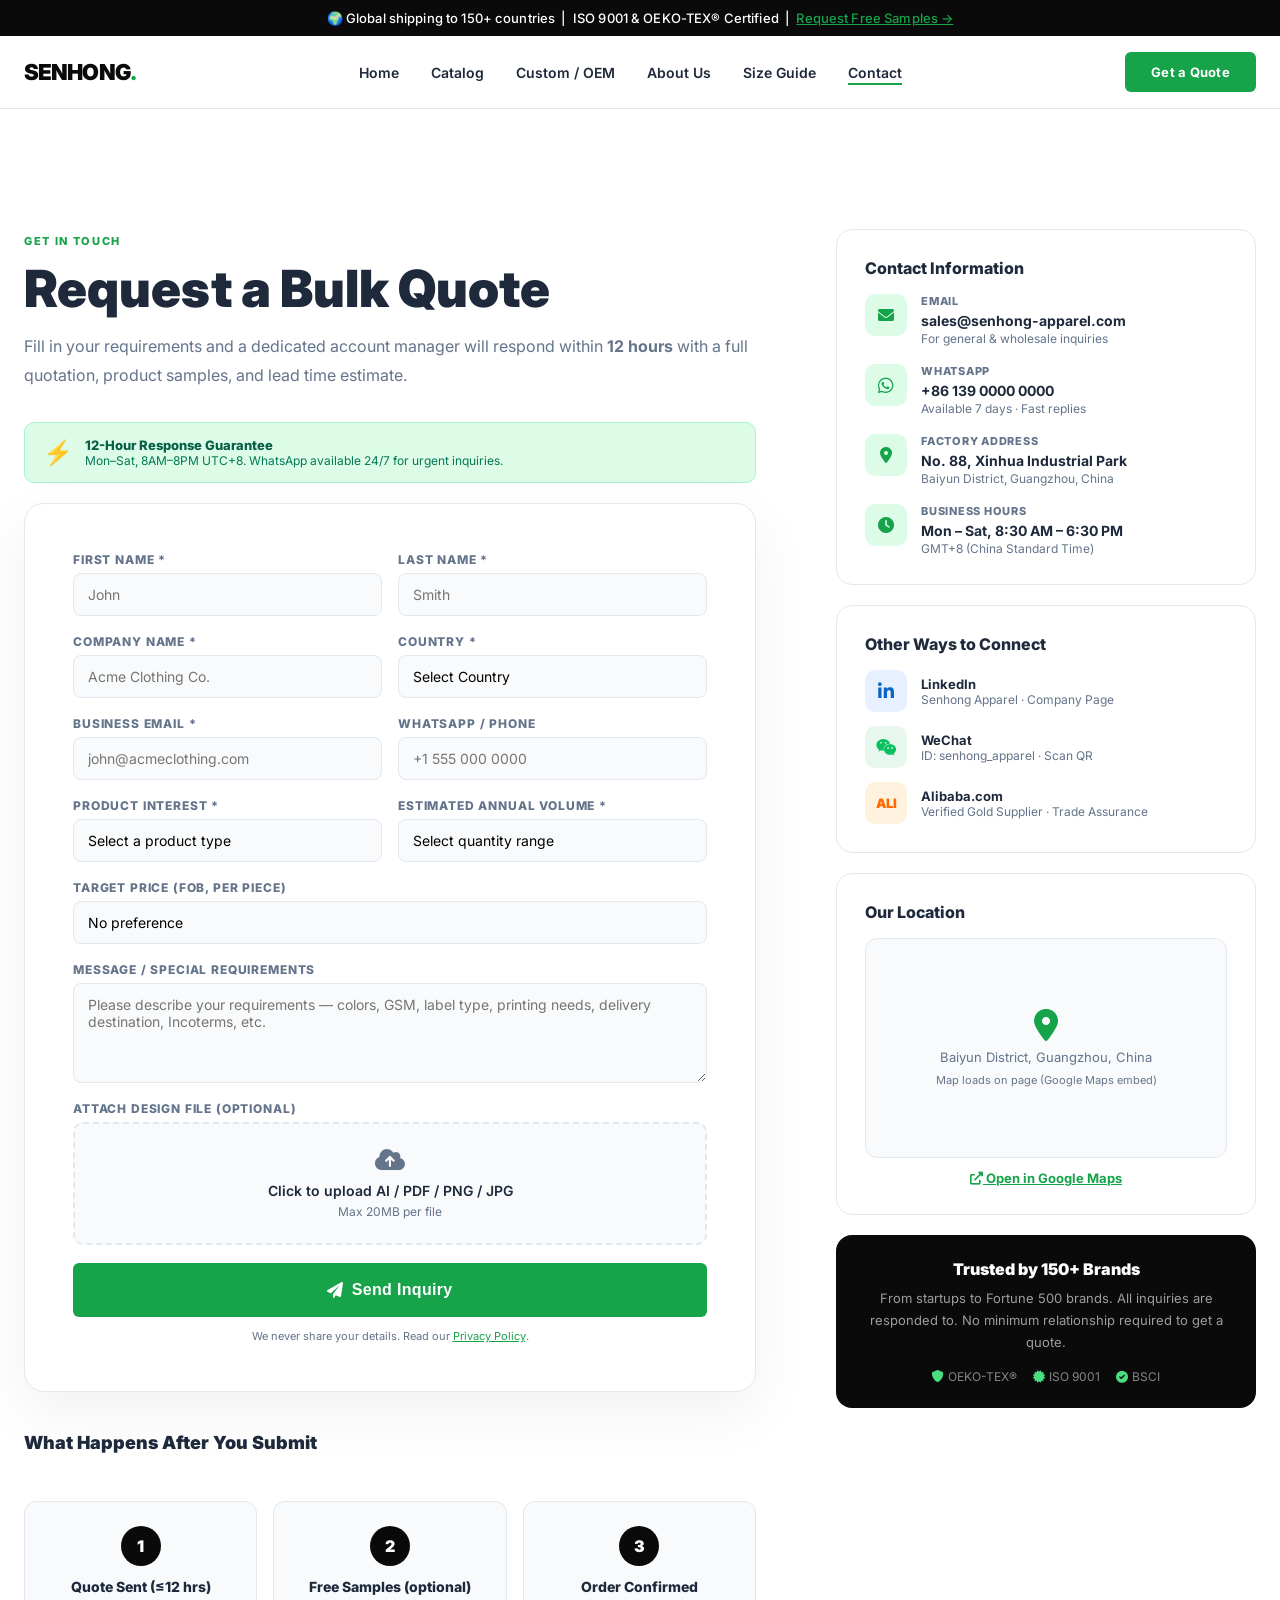
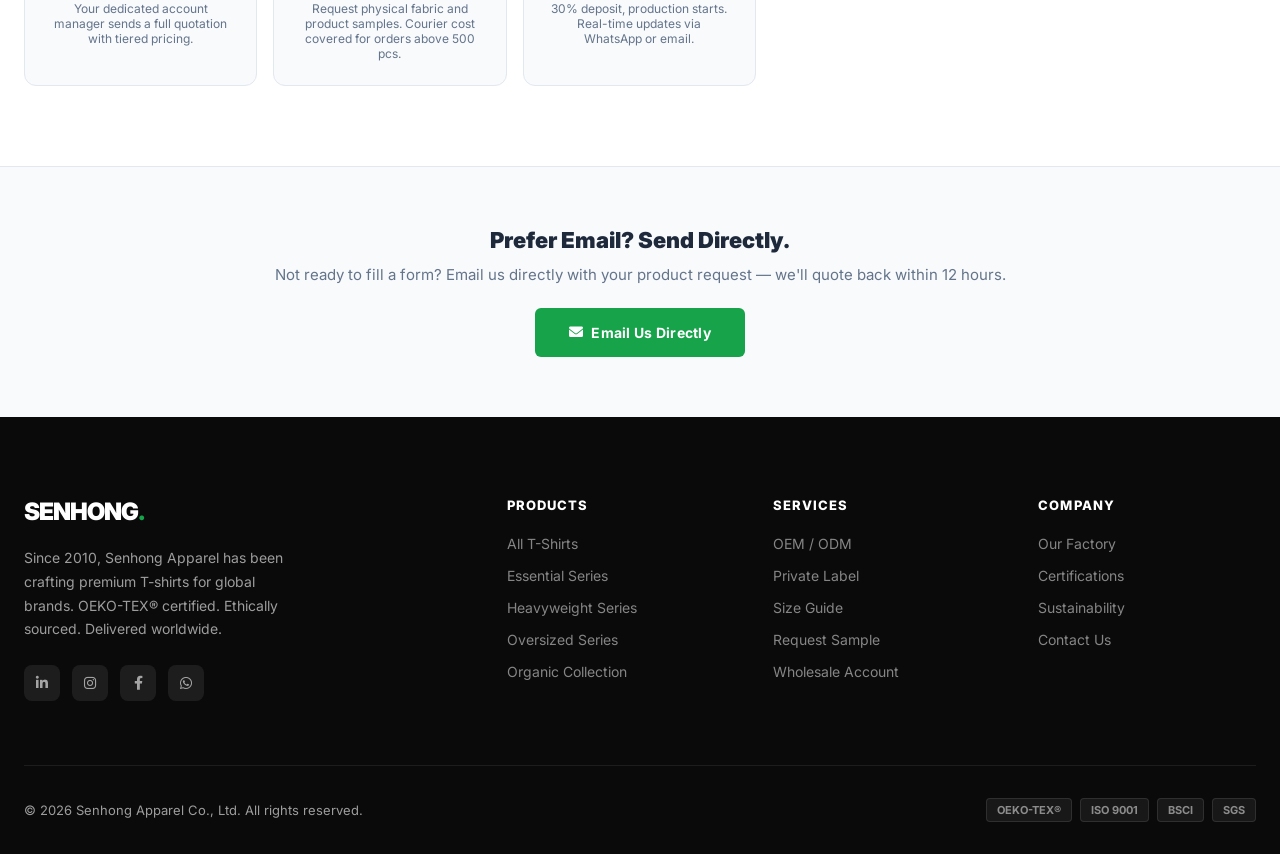
<file: contact.html>
<!DOCTYPE html>
<html lang="en">
<head>
  <meta charset="UTF-8">
  <meta name="viewport" content="width=device-width, initial-scale=1.0">
  <title>Contact & Inquiry | Senhong Apparel</title>
  <link rel="stylesheet" href="assets/css/style.css">
  <link rel="stylesheet" href="https://cdnjs.cloudflare.com/ajax/libs/font-awesome/6.0.0/css/all.min.css">
  <style>
    .contact-layout { display: grid; grid-template-columns: 1fr 420px; gap: 80px; padding: 120px 0 80px; }
    @media(max-width:960px){ .contact-layout { grid-template-columns: 1fr; gap: 48px; padding: 100px 0 60px; } }
    .contact-form-card { background: #fff; border: 1px solid var(--border); border-radius: 20px; padding: 48px; box-shadow: 0 20px 60px rgba(0,0,0,.06); }
    .form-row { display: grid; grid-template-columns: 1fr 1fr; gap: 16px; }
    @media(max-width:600px){ .form-row { grid-template-columns: 1fr; } }
    .form-group { display: flex; flex-direction: column; gap: 6px; margin-bottom: 18px; }
    .form-label { font-size: 12px; font-weight: 800; text-transform: uppercase; letter-spacing: .07em; color: var(--muted); }
    .form-control { border: 1.5px solid var(--border); border-radius: 8px; padding: 12px 14px; font-size: 14px; font-family: inherit; outline: none; transition: border-color .2s; background: var(--bg-light); }
    .form-control:focus { border-color: var(--primary); background: #fff; }
    select.form-control { appearance: none; cursor: pointer; }
    textarea.form-control { resize: vertical; min-height: 100px; }
    .upload-area { border: 2px dashed var(--border); border-radius: 10px; padding: 24px; text-align: center; cursor: pointer; transition: border-color .2s; background: var(--bg-light); }
    .upload-area:hover { border-color: var(--primary); }
    .guarantee-badge { display: flex; gap: 12px; align-items: center; background: var(--primary-light); border: 1px solid #a7f3d0; border-radius: 10px; padding: 14px 18px; margin-bottom: 20px; }
    .contact-info-card { border: 1px solid var(--border); border-radius: 16px; padding: 28px; margin-bottom: 20px; }
    .contact-info-card h4 { font-size: 16px; font-weight: 800; margin-bottom: 16px; }
    .contact-row { display: flex; gap: 14px; align-items: flex-start; margin-bottom: 18px; }
    .contact-row:last-child { margin-bottom: 0; }
    .contact-icon { width: 42px; height: 42px; border-radius: 10px; background: var(--primary-light); display: flex; align-items: center; justify-content: center; color: var(--primary); font-size: 16px; flex-shrink: 0; }
    .contact-label { font-size: 11px; font-weight: 800; text-transform: uppercase; letter-spacing: .07em; color: var(--muted); margin-bottom: 4px; }
    .contact-value { font-size: 14px; font-weight: 700; }
    .contact-sub { font-size: 12px; color: var(--muted); margin-top: 2px; }
    .map-placeholder { width: 100%; height: 220px; border-radius: 12px; background: var(--bg-light); border: 1px solid var(--border); display: flex; align-items: center; justify-content: center; flex-direction: column; gap: 8px; color: var(--muted); font-size: 13px; overflow: hidden; }
    .map-placeholder iframe { width: 100%; height: 100%; border: none; border-radius: 12px; }
    .response-steps { display: grid; grid-template-columns: repeat(3,1fr); gap: 16px; margin-top: 48px; }
    @media(max-width:600px){ .response-steps { grid-template-columns: 1fr; } }
    .response-step { text-align: center; padding: 24px; background: var(--bg-light); border-radius: 12px; border: 1px solid var(--border); }
    .step-num { width: 40px; height: 40px; border-radius: 50%; background: var(--dark); color: #fff; font-size: 16px; font-weight: 900; display: flex; align-items: center; justify-content: center; margin: 0 auto 12px; }
    .success-msg { display: none; background: var(--primary-light); border: 1px solid #a7f3d0; border-radius: 10px; padding: 20px; text-align: center; margin-top: 16px; }
  </style>
</head>
<body>
<div id="nav-placeholder"></div>

<div class="container">
  <div class="contact-layout">

    <!-- Left: Inquiry Form -->
    <div class="reveal">
      <div class="label">Get In Touch</div>
      <h1 style="font-size:clamp(30px,4vw,52px);font-weight:900;line-height:1.1;margin-bottom:16px;">Request a Bulk Quote</h1>
      <p style="color:var(--muted);font-size:16px;line-height:1.8;margin-bottom:32px;">Fill in your requirements and a dedicated account manager will respond within <strong>12 hours</strong> with a full quotation, product samples, and lead time estimate.</p>

      <div class="guarantee-badge">
        <span style="font-size:24px;">⚡</span>
        <div>
          <div style="font-size:13px;font-weight:800;color:#065f46;">12-Hour Response Guarantee</div>
          <div style="font-size:12px;color:#047857;">Mon–Sat, 8AM–8PM UTC+8. WhatsApp available 24/7 for urgent inquiries.</div>
        </div>
      </div>

      <div class="contact-form-card">
        <form id="inquiryForm" onsubmit="handleSubmit(event)">
          <div class="form-row">
            <div class="form-group">
              <label class="form-label">First Name *</label>
              <input type="text" class="form-control" placeholder="John" required>
            </div>
            <div class="form-group">
              <label class="form-label">Last Name *</label>
              <input type="text" class="form-control" placeholder="Smith" required>
            </div>
          </div>
          <div class="form-row">
            <div class="form-group">
              <label class="form-label">Company Name *</label>
              <input type="text" class="form-control" placeholder="Acme Clothing Co." required>
            </div>
            <div class="form-group">
              <label class="form-label">Country *</label>
              <select class="form-control" required>
                <option value="">Select Country</option>
                <option>United States</option>
                <option>United Kingdom</option>
                <option>Canada</option>
                <option>Australia</option>
                <option>Germany</option>
                <option>France</option>
                <option>Netherlands</option>
                <option>Spain</option>
                <option>Italy</option>
                <option>Sweden</option>
                <option>Brazil</option>
                <option>UAE</option>
                <option>Other</option>
              </select>
            </div>
          </div>
          <div class="form-row">
            <div class="form-group">
              <label class="form-label">Business Email *</label>
              <input type="email" class="form-control" placeholder="john@acmeclothing.com" required>
            </div>
            <div class="form-group">
              <label class="form-label">WhatsApp / Phone</label>
              <input type="tel" class="form-control" placeholder="+1 555 000 0000">
            </div>
          </div>
          <div class="form-row">
            <div class="form-group">
              <label class="form-label">Product Interest *</label>
              <select class="form-control" required>
                <option value="">Select a product type</option>
                <option>SH-101 Essential Crew Tee</option>
                <option>SH-204 Heavyweight Box Tee</option>
                <option>SH-305 Oversized Drop Shoulder</option>
                <option>Organic Cotton Line</option>
                <option>OEM / Custom Development</option>
                <option>Multiple Products / Full Catalog</option>
              </select>
            </div>
            <div class="form-group">
              <label class="form-label">Estimated Annual Volume *</label>
              <select class="form-control" required>
                <option value="">Select quantity range</option>
                <option>Under 1,000 pcs</option>
                <option>1,000 – 5,000 pcs</option>
                <option>5,000 – 20,000 pcs</option>
                <option>20,000 – 100,000 pcs</option>
                <option>100,000+ pcs</option>
              </select>
            </div>
          </div>
          <div class="form-group">
            <label class="form-label">Target Price (FOB, per piece)</label>
            <select class="form-control">
              <option value="">No preference</option>
              <option>Under $3.00</option>
              <option>$3.00 – $5.00</option>
              <option>$5.00 – $8.00</option>
              <option>$8.00+</option>
            </select>
          </div>
          <div class="form-group">
            <label class="form-label">Message / Special Requirements</label>
            <textarea class="form-control" placeholder="Please describe your requirements — colors, GSM, label type, printing needs, delivery destination, Incoterms, etc."></textarea>
          </div>
          <div class="form-group">
            <label class="form-label">Attach Design File (Optional)</label>
            <div class="upload-area" onclick="document.getElementById('fileInput').click()">
              <i class="fas fa-cloud-upload-alt" style="font-size:24px;color:var(--muted);margin-bottom:8px;display:block;"></i>
              <span style="font-size:14px;font-weight:600;">Click to upload AI / PDF / PNG / JPG</span>
              <span style="font-size:12px;color:var(--muted);display:block;margin-top:4px;">Max 20MB per file</span>
            </div>
            <input type="file" id="fileInput" accept=".ai,.pdf,.png,.jpg,.jpeg" style="display:none;" multiple>
          </div>
          <button type="submit" class="btn btn-primary" style="width:100%;justify-content:center;font-size:16px;padding:16px;">
            <i class="fas fa-paper-plane"></i> Send Inquiry
          </button>
          <p style="font-size:11px;color:var(--muted);text-align:center;margin-top:12px;">We never share your details. Read our <a href="#" style="color:var(--primary);">Privacy Policy</a>.</p>
        </form>
        <div class="success-msg" id="successMsg">
          <div style="font-size:28px;margin-bottom:8px;">✅</div>
          <h4 style="font-weight:800;margin-bottom:6px;">Inquiry Received!</h4>
          <p style="font-size:14px;color:var(--muted);">Our team will respond within 12 hours with pricing and samples. Check your email (including spam folder).</p>
        </div>
      </div>

      <!-- What Happens Next -->
      <h3 style="font-size:18px;font-weight:900;margin:40px 0 16px;">What Happens After You Submit</h3>
      <div class="response-steps">
        <div class="response-step">
          <div class="step-num">1</div>
          <h4 style="font-weight:800;font-size:14px;margin-bottom:6px;">Quote Sent (≤12 hrs)</h4>
          <p style="font-size:12px;color:var(--muted);">Your dedicated account manager sends a full quotation with tiered pricing.</p>
        </div>
        <div class="response-step">
          <div class="step-num">2</div>
          <h4 style="font-weight:800;font-size:14px;margin-bottom:6px;">Free Samples (optional)</h4>
          <p style="font-size:12px;color:var(--muted);">Request physical fabric and product samples. Courier cost covered for orders above 500 pcs.</p>
        </div>
        <div class="response-step">
          <div class="step-num">3</div>
          <h4 style="font-weight:800;font-size:14px;margin-bottom:6px;">Order Confirmed</h4>
          <p style="font-size:12px;color:var(--muted);">30% deposit, production starts. Real-time updates via WhatsApp or email.</p>
        </div>
      </div>
    </div>

    <!-- Right: Contact Info -->
    <aside class="reveal reveal-delay-1">
      <div class="contact-info-card">
        <h4>Contact Information</h4>
        <div class="contact-row">
          <div class="contact-icon"><i class="fas fa-envelope"></i></div>
          <div>
            <div class="contact-label">Email</div>
            <div class="contact-value">sales@senhong-apparel.com</div>
            <div class="contact-sub">For general & wholesale inquiries</div>
          </div>
        </div>
        <div class="contact-row">
          <div class="contact-icon"><i class="fab fa-whatsapp" style="font-size:18px;"></i></div>
          <div>
            <div class="contact-label">WhatsApp</div>
            <div class="contact-value">+86 139 0000 0000</div>
            <div class="contact-sub">Available 7 days · Fast replies</div>
          </div>
        </div>
        <div class="contact-row">
          <div class="contact-icon"><i class="fas fa-map-marker-alt"></i></div>
          <div>
            <div class="contact-label">Factory Address</div>
            <div class="contact-value">No. 88, Xinhua Industrial Park</div>
            <div class="contact-sub">Baiyun District, Guangzhou, China</div>
          </div>
        </div>
        <div class="contact-row">
          <div class="contact-icon"><i class="fas fa-clock"></i></div>
          <div>
            <div class="contact-label">Business Hours</div>
            <div class="contact-value">Mon – Sat, 8:30 AM – 6:30 PM</div>
            <div class="contact-sub">GMT+8 (China Standard Time)</div>
          </div>
        </div>
      </div>

      <!-- LinkedIn / WeChat -->
      <div class="contact-info-card">
        <h4>Other Ways to Connect</h4>
        <div style="display:flex;flex-direction:column;gap:14px;">
          <a href="#" style="display:flex;gap:14px;align-items:center;text-decoration:none;color:var(--text);">
            <div class="contact-icon" style="background:#e7f0ff;color:#0a66c2;"><i class="fab fa-linkedin-in" style="font-size:18px;"></i></div>
            <div>
              <div style="font-size:13px;font-weight:700;">LinkedIn</div>
              <div style="font-size:12px;color:var(--muted);">Senhong Apparel · Company Page</div>
            </div>
          </a>
          <div style="display:flex;gap:14px;align-items:center;">
            <div class="contact-icon" style="background:#e7f7ed;color:#07c160;"><i class="fab fa-weixin" style="font-size:18px;"></i></div>
            <div>
              <div style="font-size:13px;font-weight:700;">WeChat</div>
              <div style="font-size:12px;color:var(--muted);">ID: senhong_apparel · Scan QR</div>
            </div>
          </div>
          <a href="https://alibaba.com" target="_blank" style="display:flex;gap:14px;align-items:center;text-decoration:none;color:var(--text);">
            <div class="contact-icon" style="background:#fff3e0;color:#ff6900;font-weight:900;font-size:13px;">ALI</div>
            <div>
              <div style="font-size:13px;font-weight:700;">Alibaba.com</div>
              <div style="font-size:12px;color:var(--muted);">Verified Gold Supplier · Trade Assurance</div>
            </div>
          </a>
        </div>
      </div>

      <!-- Map -->
      <div class="contact-info-card">
        <h4>Our Location</h4>
        <div class="map-placeholder">
          <i class="fas fa-map-marker-alt" style="font-size:32px;color:var(--primary);"></i>
          <span>Baiyun District, Guangzhou, China</span>
          <span style="font-size:11px;">Map loads on page (Google Maps embed)</span>
        </div>
        <a href="https://maps.google.com" target="_blank" style="display:block;text-align:center;font-size:13px;font-weight:700;color:var(--primary);margin-top:12px;"><i class="fas fa-external-link-alt"></i> Open in Google Maps</a>
      </div>

      <!-- Trust -->
      <div style="background:var(--dark);border-radius:16px;padding:24px;text-align:center;">
        <h4 style="color:#fff;font-weight:900;margin-bottom:8px;">Trusted by 150+ Brands</h4>
        <p style="font-size:13px;color:rgba(255,255,255,.6);line-height:1.7;margin-bottom:16px;">From startups to Fortune 500 brands. All inquiries are responded to. No minimum relationship required to get a quote.</p>
        <div style="display:flex;justify-content:center;gap:16px;flex-wrap:wrap;">
          <span style="font-size:12px;color:rgba(255,255,255,.5);"><i class="fas fa-shield-alt" style="color:#4ade80;margin-right:4px;"></i>OEKO-TEX®</span>
          <span style="font-size:12px;color:rgba(255,255,255,.5);"><i class="fas fa-certificate" style="color:#4ade80;margin-right:4px;"></i>ISO 9001</span>
          <span style="font-size:12px;color:rgba(255,255,255,.5);"><i class="fas fa-check-circle" style="color:#4ade80;margin-right:4px;"></i>BSCI</span>
        </div>
      </div>
    </aside>
  </div>
</div>

<!-- Alternative Inquiry Banner -->
<div style="background:var(--bg-light);border-top:1px solid var(--border);padding:60px 0;">
  <div class="container" style="text-align:center;">
    <h3 style="font-size:22px;font-weight:900;margin-bottom:12px;">Prefer Email? Send Directly.</h3>
    <p style="color:var(--muted);font-size:15px;margin-bottom:24px;">Not ready to fill a form? Email us directly with your product request — we'll quote back within 12 hours.</p>
    <a href="mailto:sales@senhong-apparel.com?subject=Wholesale%20Inquiry&body=Hi%20Senhong%20team%2C%0A%0AI'm%20interested%20in%20a%20quote%20for%3A%0A-%20Product%3A%0A-%20Quantity%3A%0A-%20Colors%3A%0A-%20Destination%3A%0A%0AThank%20you." class="btn btn-primary"><i class="fas fa-envelope"></i> Email Us Directly</a>
  </div>
</div>

<div id="footer-placeholder"></div>
<script>
function handleSubmit(e) {
  e.preventDefault();
  document.getElementById('inquiryForm').style.display = 'none';
  document.getElementById('successMsg').style.display = 'block';
}
</script>
<script src="assets/js/main.js"></script>
</body>
</html>
</file>
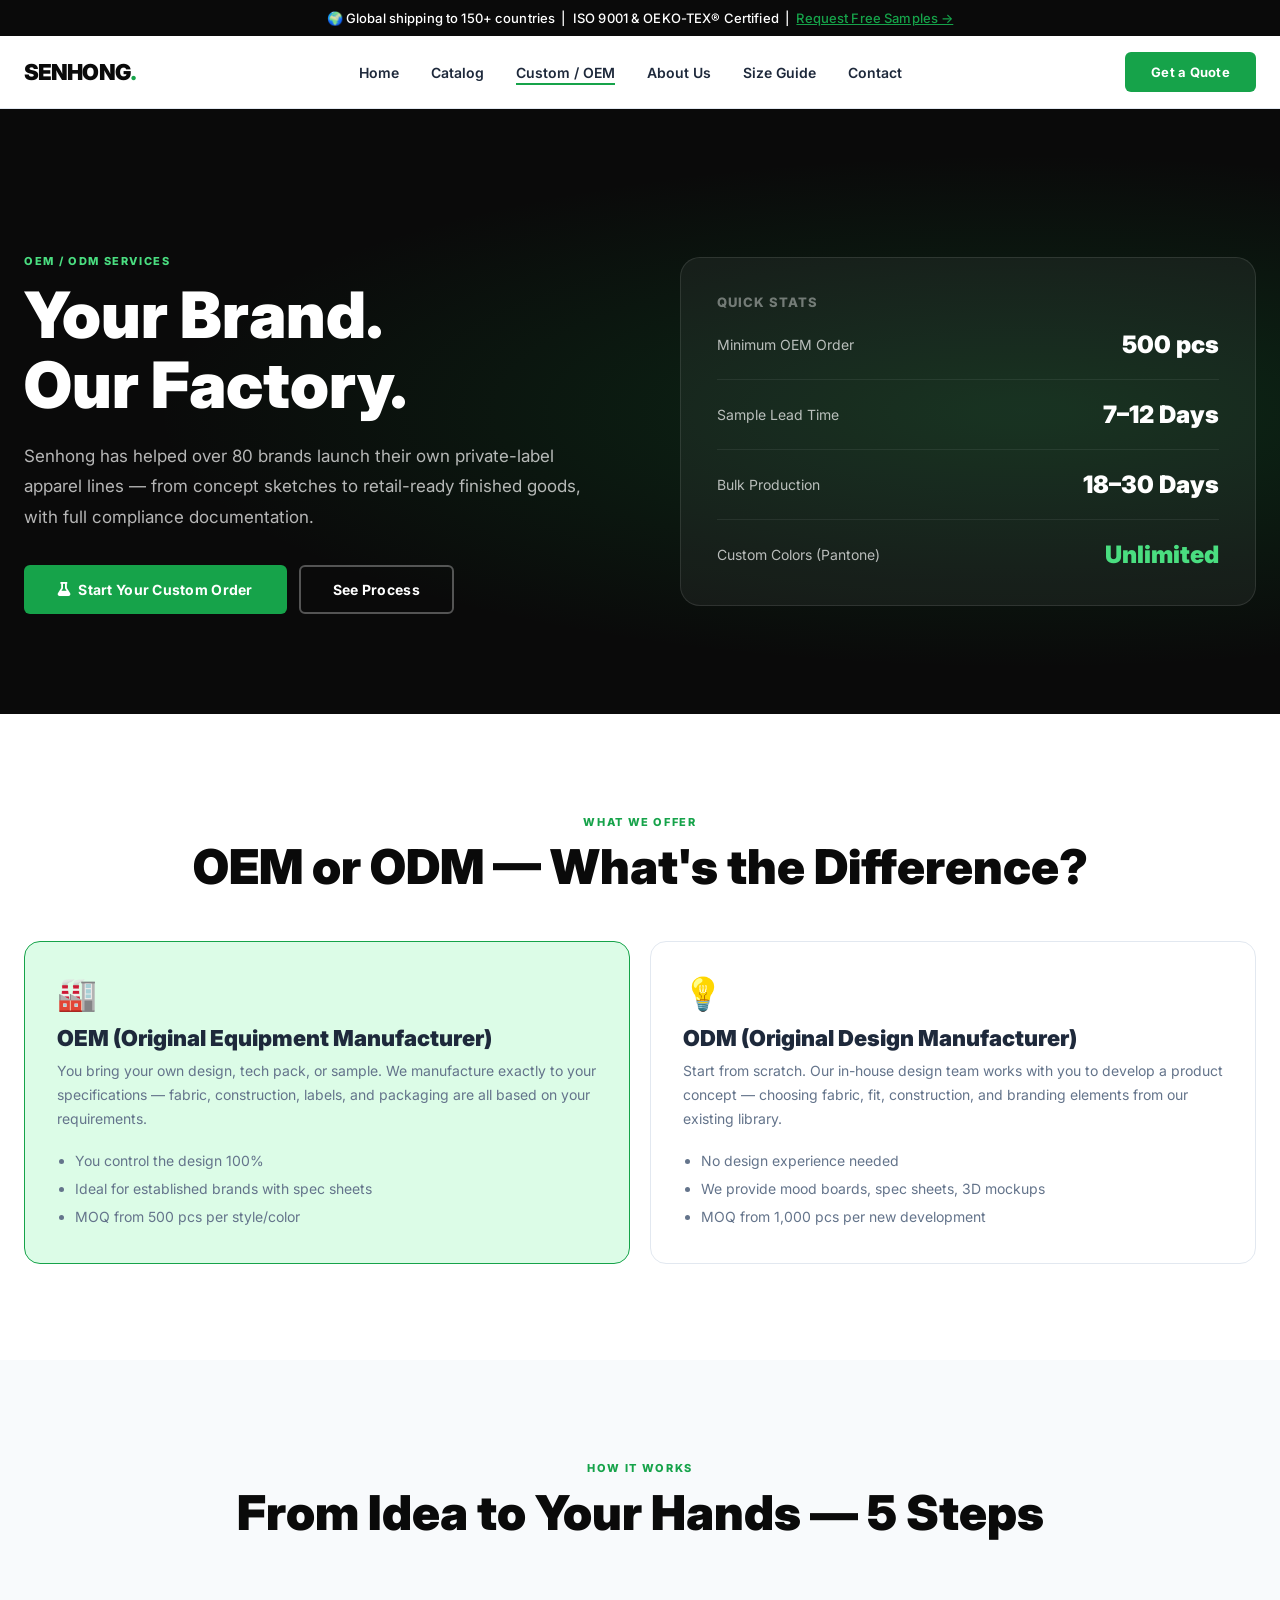
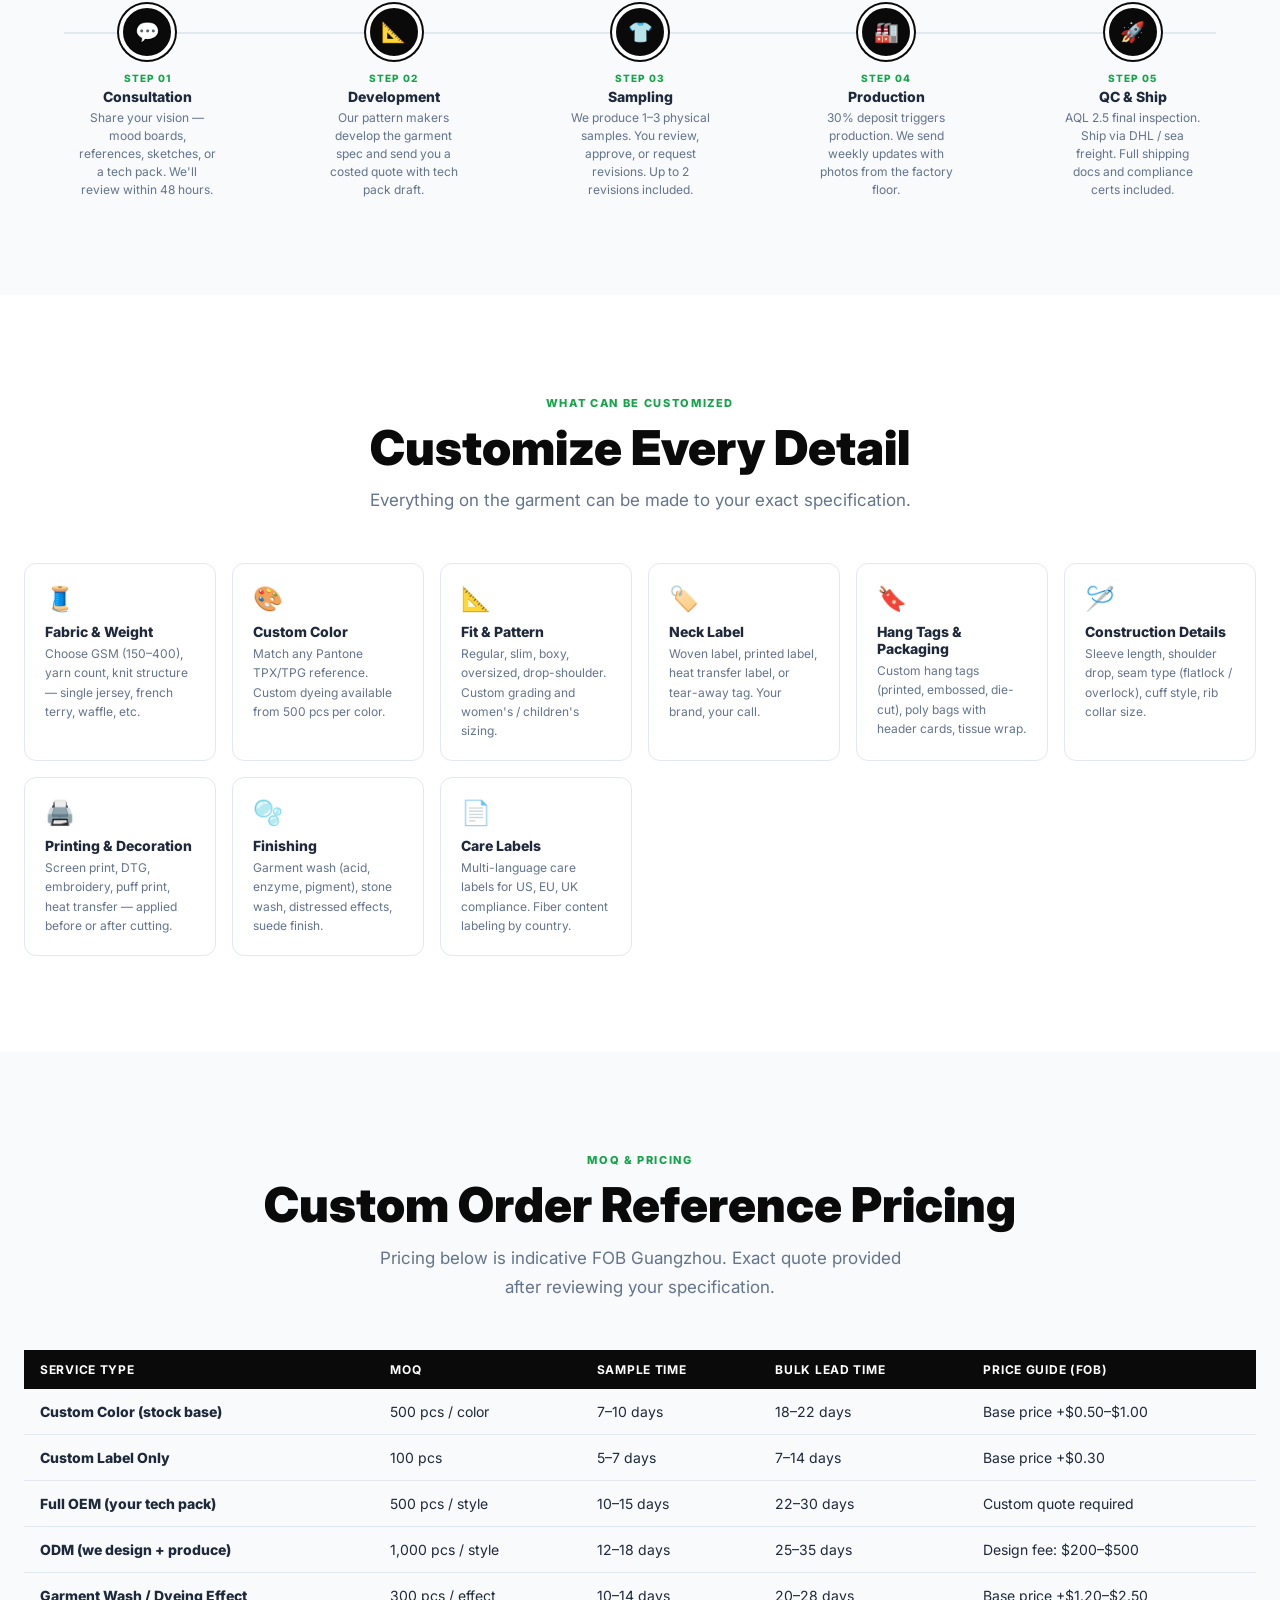
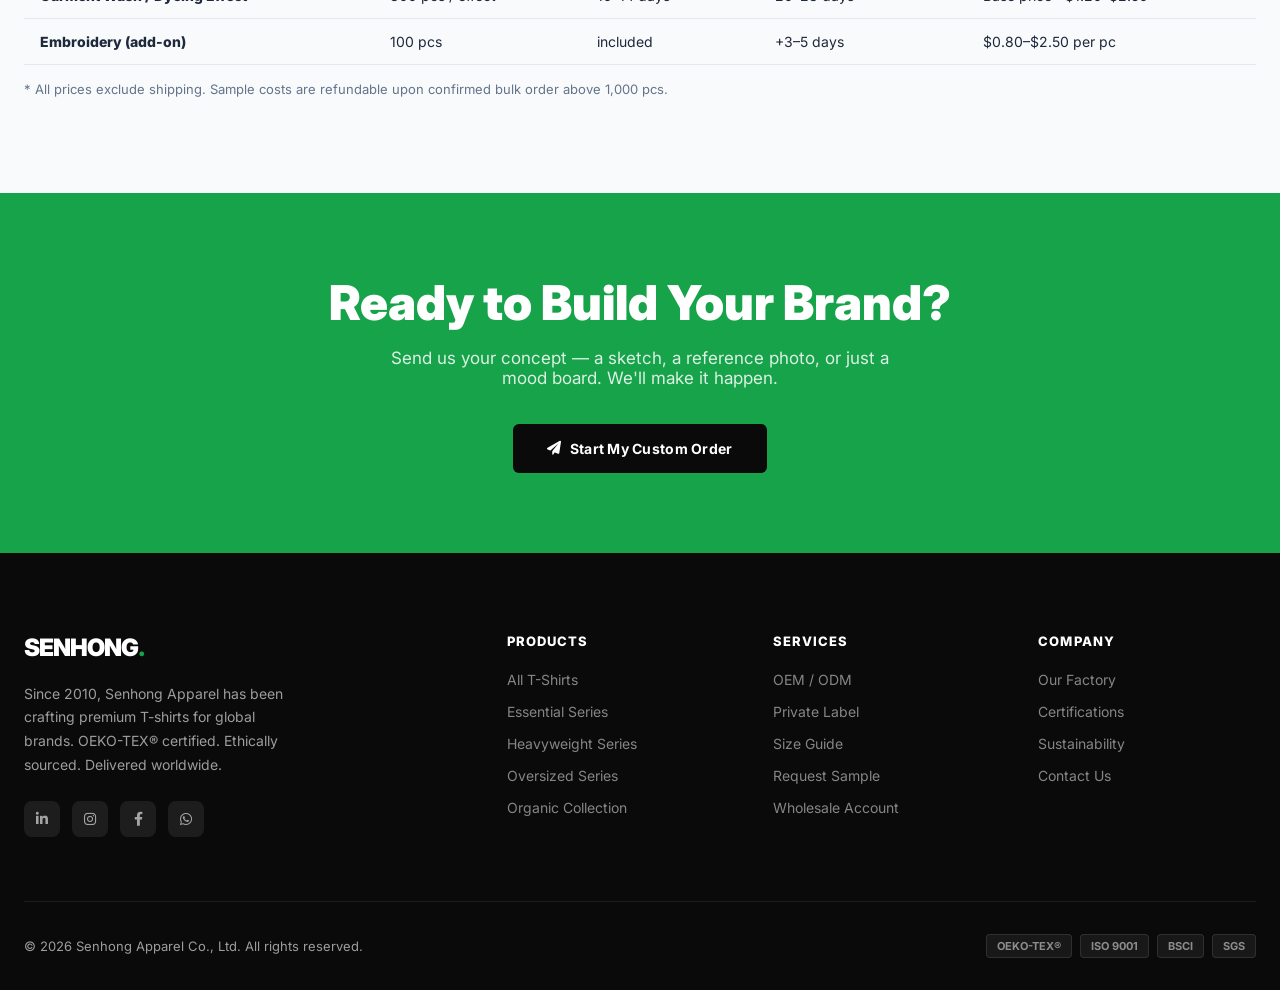
<file: custom.html>
<!DOCTYPE html>
<html lang="en">
<head>
  <meta charset="UTF-8">
  <meta name="viewport" content="width=device-width, initial-scale=1.0">
  <title>OEM / ODM Custom Service | Senhong Apparel</title>
  <link rel="stylesheet" href="assets/css/style.css">
  <link rel="stylesheet" href="https://cdnjs.cloudflare.com/ajax/libs/font-awesome/6.0.0/css/all.min.css">
  <style>
    .custom-hero { background: var(--dark); padding: 140px 0 100px; position: relative; overflow: hidden; }
    .custom-hero::before { content: ''; position: absolute; inset: 0; background: radial-gradient(ellipse at 80% 50%, rgba(22,163,74,.2) 0%, transparent 60%); }
    .custom-hero-content { position: relative; z-index: 2; display: grid; grid-template-columns: 1fr 1fr; gap: 80px; align-items: center; }
    @media(max-width:900px){ .custom-hero-content { grid-template-columns: 1fr; gap: 40px; } }
    .oem-odm-cards { display: grid; grid-template-columns: 1fr 1fr; gap: 20px; }
    .oem-card { border: 1px solid var(--border); border-radius: 16px; padding: 32px; cursor: pointer; transition: all .25s; }
    .oem-card:hover, .oem-card.active { border-color: var(--primary); background: var(--primary-light); }
    .oem-card h3 { font-size: 22px; font-weight: 900; margin-bottom: 8px; }
    .oem-card p { font-size: 14px; color: var(--muted); line-height: 1.7; }
    .process-steps { display: flex; gap: 0; position: relative; }
    .process-steps::before { content: ''; position: absolute; top: 28px; left: 40px; right: 40px; height: 2px; background: var(--border); z-index: 0; }
    @media(max-width:768px){ .process-steps { flex-direction: column; gap: 16px; }  .process-steps::before { display: none; } }
    .process-step { flex: 1; text-align: center; position: relative; z-index: 1; }
    .ps-icon { width: 56px; height: 56px; border-radius: 50%; background: var(--dark); color: #fff; font-size: 20px; display: flex; align-items: center; justify-content: center; margin: 0 auto 12px; border: 4px solid #fff; box-shadow: 0 0 0 2px var(--dark); }
    .ps-num { font-size: 10px; font-weight: 800; text-transform: uppercase; letter-spacing: .1em; color: var(--primary); margin-bottom: 4px; }
    .ps-title { font-size: 14px; font-weight: 800; margin-bottom: 4px; }
    .ps-desc { font-size: 12px; color: var(--muted); line-height: 1.5; max-width: 140px; margin: 0 auto; }
    .custom-options-grid { display: grid; grid-template-columns: repeat(auto-fill, minmax(180px,1fr)); gap: 16px; }
    .custom-option { border: 1px solid var(--border); border-radius: 12px; padding: 20px; }
    .custom-option-icon { font-size: 24px; margin-bottom: 10px; }
    .custom-option h4 { font-size: 14px; font-weight: 800; margin-bottom: 4px; }
    .custom-option p { font-size: 12px; color: var(--muted); line-height: 1.6; }
    .moq-table { width: 100%; border-collapse: collapse; font-size: 14px; }
    .moq-table th { background: var(--dark); color: #fff; padding: 12px 16px; text-align: left; font-size: 12px; letter-spacing: .06em; text-transform: uppercase; }
    .moq-table td { padding: 14px 16px; border-bottom: 1px solid var(--border); }
    .moq-table tr:nth-child(even) td { background: var(--bg-light); }
    .moq-table td:first-child { font-weight: 800; }
  </style>
</head>
<body>
<div id="nav-placeholder"></div>

<!-- Hero -->
<div class="custom-hero">
  <div class="container">
    <div class="custom-hero-content">
      <div>
        <div class="label" style="color:#4ade80;">OEM / ODM Services</div>
        <h1 style="font-size:clamp(36px,5vw,64px);font-weight:900;color:#fff;line-height:1.1;margin-bottom:20px;">Your Brand.<br>Our Factory.</h1>
        <p style="color:rgba(255,255,255,.7);font-size:17px;line-height:1.8;margin-bottom:32px;">Senhong has helped over 80 brands launch their own private-label apparel lines — from concept sketches to retail-ready finished goods, with full compliance documentation.</p>
        <div style="display:flex;gap:12px;flex-wrap:wrap;">
          <a href="contact.html" class="btn btn-primary"><i class="fas fa-flask"></i> Start Your Custom Order</a>
          <a href="#process" class="btn btn-outline" style="color:#fff;border-color:rgba(255,255,255,.3);">See Process</a>
        </div>
      </div>
      <div style="background:rgba(255,255,255,.05);border:1px solid rgba(255,255,255,.1);border-radius:20px;padding:36px;">
        <div style="font-size:13px;font-weight:800;text-transform:uppercase;letter-spacing:.08em;color:rgba(255,255,255,.4);margin-bottom:20px;">Quick Stats</div>
        <div style="display:flex;flex-direction:column;gap:20px;">
          <div style="display:flex;justify-content:space-between;align-items:center;border-bottom:1px solid rgba(255,255,255,.07);padding-bottom:20px;">
            <span style="color:rgba(255,255,255,.7);font-size:14px;">Minimum OEM Order</span>
            <span style="font-size:24px;font-weight:900;color:#fff;">500 pcs</span>
          </div>
          <div style="display:flex;justify-content:space-between;align-items:center;border-bottom:1px solid rgba(255,255,255,.07);padding-bottom:20px;">
            <span style="color:rgba(255,255,255,.7);font-size:14px;">Sample Lead Time</span>
            <span style="font-size:24px;font-weight:900;color:#fff;">7–12 Days</span>
          </div>
          <div style="display:flex;justify-content:space-between;align-items:center;border-bottom:1px solid rgba(255,255,255,.07);padding-bottom:20px;">
            <span style="color:rgba(255,255,255,.7);font-size:14px;">Bulk Production</span>
            <span style="font-size:24px;font-weight:900;color:#fff;">18–30 Days</span>
          </div>
          <div style="display:flex;justify-content:space-between;align-items:center;">
            <span style="color:rgba(255,255,255,.7);font-size:14px;">Custom Colors (Pantone)</span>
            <span style="font-size:24px;font-weight:900;color:#4ade80;">Unlimited</span>
          </div>
        </div>
      </div>
    </div>
  </div>
</div>

<!-- OEM vs ODM -->
<section class="section">
  <div class="container">
    <div style="text-align:center;margin-bottom:48px;" class="reveal">
      <div class="label">What We Offer</div>
      <h2 class="section-title">OEM or ODM — What's the Difference?</h2>
    </div>
    <div class="oem-odm-cards reveal reveal-delay-1">
      <div class="oem-card active">
        <div style="font-size:32px;margin-bottom:12px;">🏭</div>
        <h3>OEM (Original Equipment Manufacturer)</h3>
        <p>You bring your own design, tech pack, or sample. We manufacture exactly to your specifications — fabric, construction, labels, and packaging are all based on your requirements.</p>
        <ul style="margin-top:16px;padding-left:18px;font-size:14px;color:var(--muted);line-height:2;">
          <li>You control the design 100%</li>
          <li>Ideal for established brands with spec sheets</li>
          <li>MOQ from 500 pcs per style/color</li>
        </ul>
      </div>
      <div class="oem-card">
        <div style="font-size:32px;margin-bottom:12px;">💡</div>
        <h3>ODM (Original Design Manufacturer)</h3>
        <p>Start from scratch. Our in-house design team works with you to develop a product concept — choosing fabric, fit, construction, and branding elements from our existing library.</p>
        <ul style="margin-top:16px;padding-left:18px;font-size:14px;color:var(--muted);line-height:2;">
          <li>No design experience needed</li>
          <li>We provide mood boards, spec sheets, 3D mockups</li>
          <li>MOQ from 1,000 pcs per new development</li>
        </ul>
      </div>
    </div>
  </div>
</section>

<!-- Process -->
<section class="section" style="background:var(--bg-light);" id="process">
  <div class="container">
    <div style="text-align:center;margin-bottom:64px;" class="reveal">
      <div class="label">How It Works</div>
      <h2 class="section-title">From Idea to Your Hands — 5 Steps</h2>
    </div>
    <div class="process-steps reveal reveal-delay-1">
      <div class="process-step">
        <div class="ps-icon">💬</div>
        <div class="ps-num">Step 01</div>
        <div class="ps-title">Consultation</div>
        <div class="ps-desc">Share your vision — mood boards, references, sketches, or a tech pack. We'll review within 48 hours.</div>
      </div>
      <div class="process-step">
        <div class="ps-icon">📐</div>
        <div class="ps-num">Step 02</div>
        <div class="ps-title">Development</div>
        <div class="ps-desc">Our pattern makers develop the garment spec and send you a costed quote with tech pack draft.</div>
      </div>
      <div class="process-step">
        <div class="ps-icon">👕</div>
        <div class="ps-num">Step 03</div>
        <div class="ps-title">Sampling</div>
        <div class="ps-desc">We produce 1–3 physical samples. You review, approve, or request revisions. Up to 2 revisions included.</div>
      </div>
      <div class="process-step">
        <div class="ps-icon">🏭</div>
        <div class="ps-num">Step 04</div>
        <div class="ps-title">Production</div>
        <div class="ps-desc">30% deposit triggers production. We send weekly updates with photos from the factory floor.</div>
      </div>
      <div class="process-step">
        <div class="ps-icon">🚀</div>
        <div class="ps-num">Step 05</div>
        <div class="ps-title">QC & Ship</div>
        <div class="ps-desc">AQL 2.5 final inspection. Ship via DHL / sea freight. Full shipping docs and compliance certs included.</div>
      </div>
    </div>
  </div>
</section>

<!-- Customization Options -->
<section class="section">
  <div class="container">
    <div style="text-align:center;margin-bottom:48px;" class="reveal">
      <div class="label">What Can Be Customized</div>
      <h2 class="section-title">Customize Every Detail</h2>
      <p class="section-sub" style="margin:12px auto 0;">Everything on the garment can be made to your exact specification.</p>
    </div>
    <div class="custom-options-grid reveal reveal-delay-1">
      <div class="custom-option">
        <div class="custom-option-icon">🧵</div>
        <h4>Fabric & Weight</h4>
        <p>Choose GSM (150–400), yarn count, knit structure — single jersey, french terry, waffle, etc.</p>
      </div>
      <div class="custom-option">
        <div class="custom-option-icon">🎨</div>
        <h4>Custom Color</h4>
        <p>Match any Pantone TPX/TPG reference. Custom dyeing available from 500 pcs per color.</p>
      </div>
      <div class="custom-option">
        <div class="custom-option-icon">📐</div>
        <h4>Fit & Pattern</h4>
        <p>Regular, slim, boxy, oversized, drop-shoulder. Custom grading and women's / children's sizing.</p>
      </div>
      <div class="custom-option">
        <div class="custom-option-icon">🏷️</div>
        <h4>Neck Label</h4>
        <p>Woven label, printed label, heat transfer label, or tear-away tag. Your brand, your call.</p>
      </div>
      <div class="custom-option">
        <div class="custom-option-icon">🔖</div>
        <h4>Hang Tags & Packaging</h4>
        <p>Custom hang tags (printed, embossed, die-cut), poly bags with header cards, tissue wrap.</p>
      </div>
      <div class="custom-option">
        <div class="custom-option-icon">🪡</div>
        <h4>Construction Details</h4>
        <p>Sleeve length, shoulder drop, seam type (flatlock / overlock), cuff style, rib collar size.</p>
      </div>
      <div class="custom-option">
        <div class="custom-option-icon">🖨️</div>
        <h4>Printing & Decoration</h4>
        <p>Screen print, DTG, embroidery, puff print, heat transfer — applied before or after cutting.</p>
      </div>
      <div class="custom-option">
        <div class="custom-option-icon">🫧</div>
        <h4>Finishing</h4>
        <p>Garment wash (acid, enzyme, pigment), stone wash, distressed effects, suede finish.</p>
      </div>
      <div class="custom-option">
        <div class="custom-option-icon">📄</div>
        <h4>Care Labels</h4>
        <p>Multi-language care labels for US, EU, UK compliance. Fiber content labeling by country.</p>
      </div>
    </div>
  </div>
</section>

<!-- MOQ & Pricing Table -->
<section class="section" style="background:var(--bg-light);">
  <div class="container">
    <div style="text-align:center;margin-bottom:48px;" class="reveal">
      <div class="label">MOQ & Pricing</div>
      <h2 class="section-title">Custom Order Reference Pricing</h2>
      <p class="section-sub" style="margin:12px auto 0;">Pricing below is indicative FOB Guangzhou. Exact quote provided after reviewing your specification.</p>
    </div>
    <div class="reveal reveal-delay-1" style="overflow-x:auto;">
      <table class="moq-table">
        <thead>
          <tr>
            <th>Service Type</th>
            <th>MOQ</th>
            <th>Sample Time</th>
            <th>Bulk Lead Time</th>
            <th>Price Guide (FOB)</th>
          </tr>
        </thead>
        <tbody>
          <tr>
            <td>Custom Color (stock base)</td>
            <td>500 pcs / color</td>
            <td>7–10 days</td>
            <td>18–22 days</td>
            <td>Base price +$0.50–$1.00</td>
          </tr>
          <tr>
            <td>Custom Label Only</td>
            <td>100 pcs</td>
            <td>5–7 days</td>
            <td>7–14 days</td>
            <td>Base price +$0.30</td>
          </tr>
          <tr>
            <td>Full OEM (your tech pack)</td>
            <td>500 pcs / style</td>
            <td>10–15 days</td>
            <td>22–30 days</td>
            <td>Custom quote required</td>
          </tr>
          <tr>
            <td>ODM (we design + produce)</td>
            <td>1,000 pcs / style</td>
            <td>12–18 days</td>
            <td>25–35 days</td>
            <td>Design fee: $200–$500</td>
          </tr>
          <tr>
            <td>Garment Wash / Dyeing Effect</td>
            <td>300 pcs / effect</td>
            <td>10–14 days</td>
            <td>20–28 days</td>
            <td>Base price +$1.20–$2.50</td>
          </tr>
          <tr>
            <td>Embroidery (add-on)</td>
            <td>100 pcs</td>
            <td>included</td>
            <td>+3–5 days</td>
            <td>$0.80–$2.50 per pc</td>
          </tr>
        </tbody>
      </table>
    </div>
    <p style="font-size:13px;color:var(--muted);margin-top:16px;">* All prices exclude shipping. Sample costs are refundable upon confirmed bulk order above 1,000 pcs.</p>
  </div>
</section>

<!-- CTA -->
<section style="background:var(--primary);padding:80px 0;text-align:center;">
  <div class="container">
    <h2 class="reveal" style="font-size:clamp(28px,4vw,48px);font-weight:900;color:#fff;margin-bottom:16px;">Ready to Build Your Brand?</h2>
    <p class="reveal reveal-delay-1" style="color:rgba(255,255,255,.85);font-size:17px;margin-bottom:36px;max-width:500px;margin-left:auto;margin-right:auto;">Send us your concept — a sketch, a reference photo, or just a mood board. We'll make it happen.</p>
    <a href="contact.html" class="btn btn-dark reveal reveal-delay-2"><i class="fas fa-paper-plane"></i> Start My Custom Order</a>
  </div>
</section>

<div id="footer-placeholder"></div>
<script src="assets/js/main.js"></script>
</body>
</html>
</file>
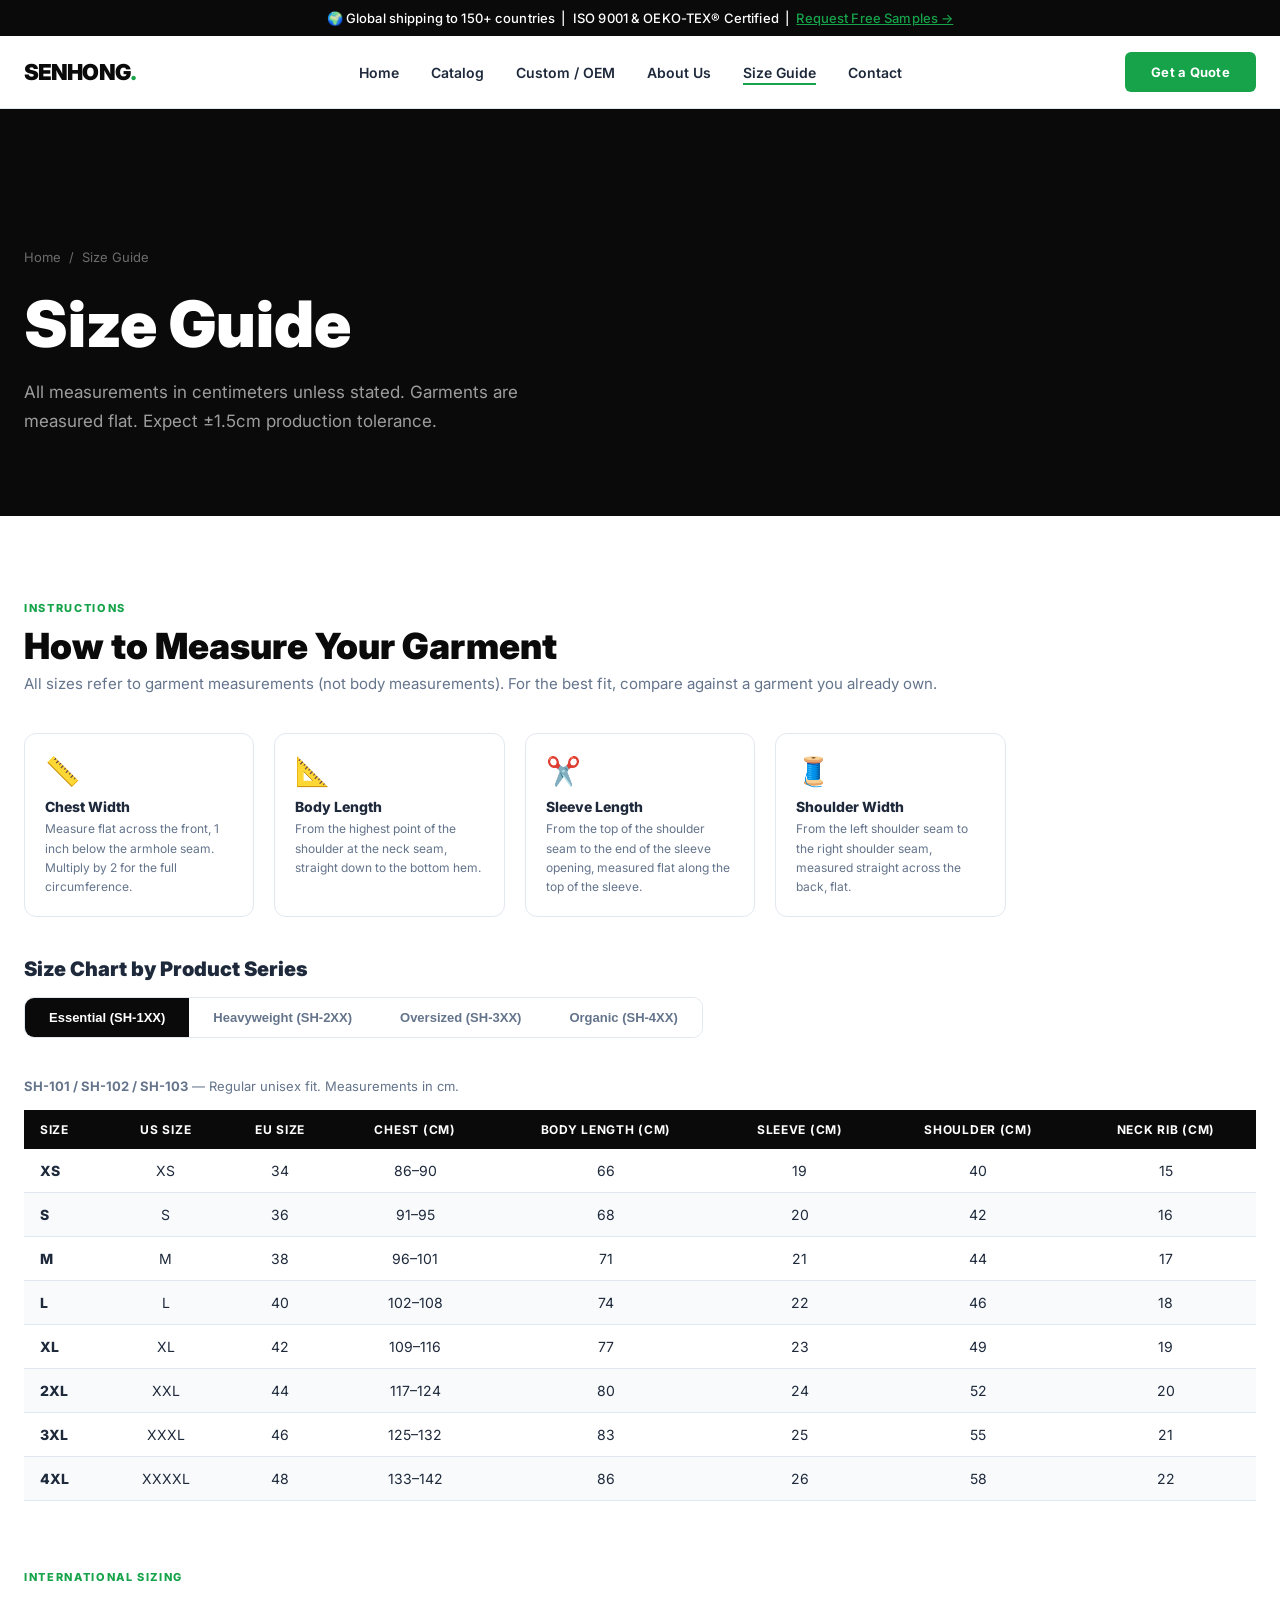
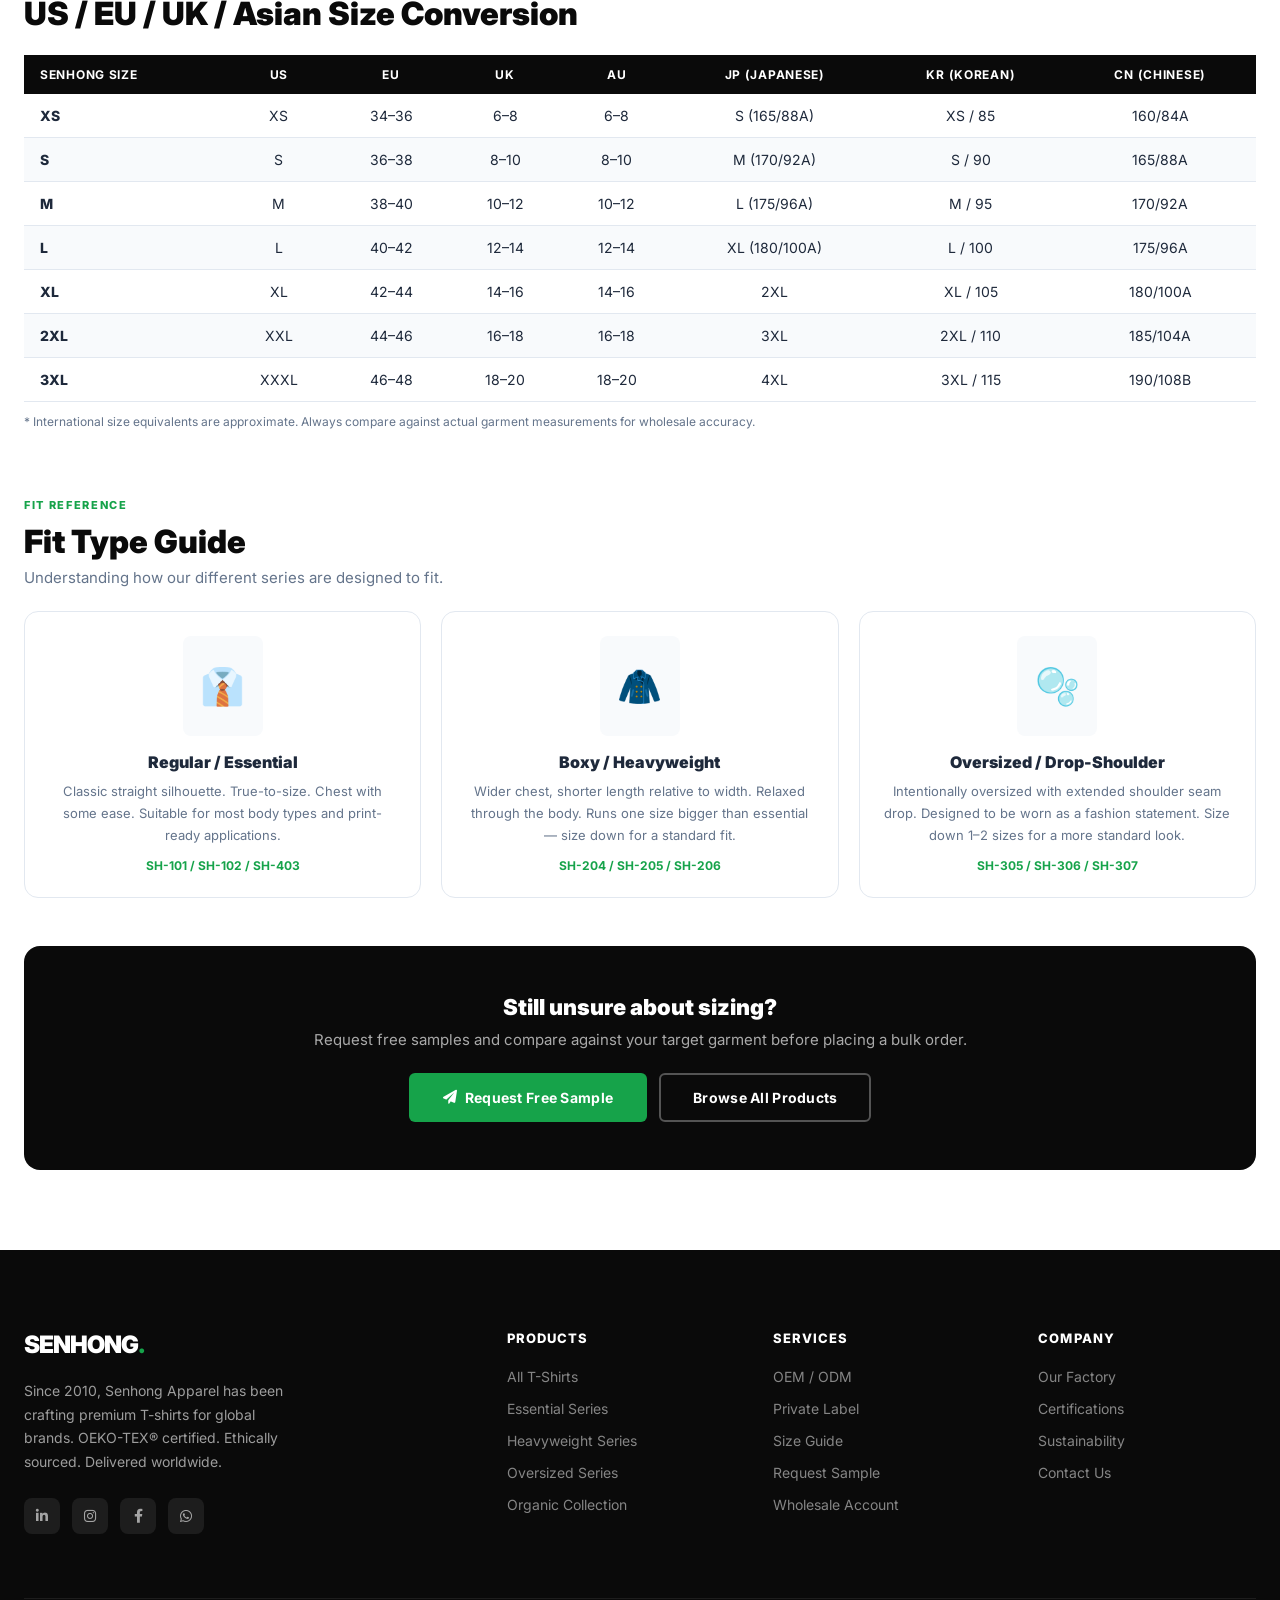
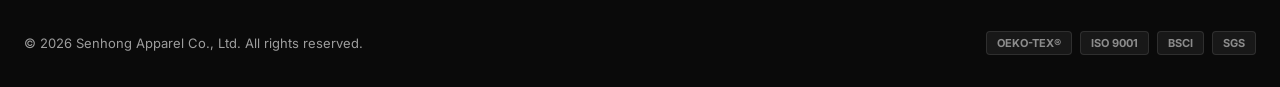
<file: size-guide.html>
<!DOCTYPE html>
<html lang="en">
<head>
  <meta charset="UTF-8">
  <meta name="viewport" content="width=device-width, initial-scale=1.0">
  <title>Size Guide | Senhong Apparel</title>
  <link rel="stylesheet" href="assets/css/style.css">
  <link rel="stylesheet" href="https://cdnjs.cloudflare.com/ajax/libs/font-awesome/6.0.0/css/all.min.css">
  <style>
    .page-header { background: var(--dark); color: #fff; padding: 140px 0 80px; }
    .size-content { padding: 80px 0; }
    .size-nav-tabs { display: flex; gap: 0; border: 1px solid var(--border); border-radius: 10px; overflow: hidden; display: inline-flex; margin-bottom: 40px; }
    .size-tab { padding: 12px 24px; font-size: 13px; font-weight: 700; cursor: pointer; border: none; background: #fff; transition: all .2s; color: var(--muted); }
    .size-tab.active { background: var(--dark); color: #fff; }
    .size-panel { display: none; }
    .size-panel.active { display: block; }
    .size-table { width: 100%; border-collapse: collapse; font-size: 14px; }
    .size-table th { background: var(--dark); color: #fff; padding: 12px 16px; text-align: center; font-size: 12px; font-weight: 700; letter-spacing: .06em; text-transform: uppercase; }
    .size-table th:first-child { text-align: left; }
    .size-table td { padding: 13px 16px; border-bottom: 1px solid var(--border); text-align: center; font-size: 14px; }
    .size-table td:first-child { font-weight: 800; text-align: left; }
    .size-table tr:nth-child(even) td { background: var(--bg-light); }
    .size-table .highlight-col { background: #f0fdf4 !important; }
    .measure-grid { display: grid; grid-template-columns: repeat(auto-fill, minmax(200px,1fr)); gap: 20px; margin: 40px 0; }
    .measure-card { border: 1px solid var(--border); border-radius: 12px; padding: 20px; }
    .measure-icon { font-size: 28px; margin-bottom: 10px; }
    .measure-card h4 { font-weight: 800; font-size: 14px; margin-bottom: 4px; }
    .measure-card p { font-size: 12px; color: var(--muted); line-height: 1.6; }
    .fit-grid { display: grid; grid-template-columns: repeat(3,1fr); gap: 20px; margin-top: 20px; }
    @media(max-width:600px){ .fit-grid { grid-template-columns: 1fr; } }
    .fit-card { border: 1px solid var(--border); border-radius: 14px; padding: 24px; text-align: center; }
    .fit-diagram { width: 80px; height: 100px; margin: 0 auto 16px; background: var(--bg-light); border-radius: 8px; display: flex; align-items: center; justify-content: center; font-size: 36px; }
    .conversion-table { display: grid; grid-template-columns: repeat(4,1fr); gap: 0; border: 1px solid var(--border); border-radius: 10px; overflow: hidden; }
    .conv-header { background: var(--dark); color: #fff; padding: 10px; text-align: center; font-size: 11px; font-weight: 800; text-transform: uppercase; letter-spacing: .06em; }
    .conv-cell { padding: 10px; text-align: center; font-size: 13px; border-top: 1px solid var(--border); }
    .conv-cell:not(:last-child) { border-right: 1px solid var(--border); }
    .conv-row-group { display: contents; }
  </style>
</head>
<body>
<div id="nav-placeholder"></div>

<div class="page-header">
  <div class="container">
    <div style="display:flex;gap:8px;font-size:13px;color:rgba(255,255,255,.4);margin-bottom:20px;">
      <a href="index.html" style="color:rgba(255,255,255,.4);text-decoration:none;">Home</a>
      <span>/</span><span>Size Guide</span>
    </div>
    <h1 style="font-size:clamp(36px,5vw,64px);font-weight:900;margin-bottom:16px;">Size Guide</h1>
    <p style="color:rgba(255,255,255,.6);font-size:17px;max-width:520px;line-height:1.7;">All measurements in centimeters unless stated. Garments are measured flat. Expect ±1.5cm production tolerance.</p>
  </div>
</div>

<div class="size-content">
  <div class="container">

    <!-- How to Measure -->
    <div class="reveal">
      <div class="label">Instructions</div>
      <h2 class="section-title" style="font-size:clamp(24px,3vw,36px);margin-bottom:8px;">How to Measure Your Garment</h2>
      <p style="color:var(--muted);font-size:15px;margin-bottom:32px;">All sizes refer to garment measurements (not body measurements). For the best fit, compare against a garment you already own.</p>
      <div class="measure-grid">
        <div class="measure-card">
          <div class="measure-icon">📏</div>
          <h4>Chest Width</h4>
          <p>Measure flat across the front, 1 inch below the armhole seam. Multiply by 2 for the full circumference.</p>
        </div>
        <div class="measure-card">
          <div class="measure-icon">📐</div>
          <h4>Body Length</h4>
          <p>From the highest point of the shoulder at the neck seam, straight down to the bottom hem.</p>
        </div>
        <div class="measure-card">
          <div class="measure-icon">✂️</div>
          <h4>Sleeve Length</h4>
          <p>From the top of the shoulder seam to the end of the sleeve opening, measured flat along the top of the sleeve.</p>
        </div>
        <div class="measure-card">
          <div class="measure-icon">🧵</div>
          <h4>Shoulder Width</h4>
          <p>From the left shoulder seam to the right shoulder seam, measured straight across the back, flat.</p>
        </div>
      </div>
    </div>

    <!-- Size Tables by Product -->
    <div class="reveal">
      <h3 style="font-size:20px;font-weight:900;margin-bottom:16px;">Size Chart by Product Series</h3>
      <div class="size-nav-tabs">
        <button class="size-tab active" onclick="showPanel(this,'essential')">Essential (SH-1XX)</button>
        <button class="size-tab" onclick="showPanel(this,'heavyweight')">Heavyweight (SH-2XX)</button>
        <button class="size-tab" onclick="showPanel(this,'oversized')">Oversized (SH-3XX)</button>
        <button class="size-tab" onclick="showPanel(this,'organic')">Organic (SH-4XX)</button>
      </div>

      <div id="essential" class="size-panel active">
        <p style="font-size:13px;color:var(--muted);margin-bottom:16px;"><strong>SH-101 / SH-102 / SH-103</strong> — Regular unisex fit. Measurements in cm.</p>
        <div style="overflow-x:auto;">
          <table class="size-table">
            <thead>
              <tr>
                <th>Size</th>
                <th>US Size</th>
                <th>EU Size</th>
                <th>Chest (cm)</th>
                <th>Body Length (cm)</th>
                <th>Sleeve (cm)</th>
                <th>Shoulder (cm)</th>
                <th>Neck Rib (cm)</th>
              </tr>
            </thead>
            <tbody>
              <tr><td>XS</td><td>XS</td><td>34</td><td>86–90</td><td>66</td><td>19</td><td>40</td><td>15</td></tr>
              <tr><td>S</td><td>S</td><td>36</td><td>91–95</td><td>68</td><td>20</td><td>42</td><td>16</td></tr>
              <tr><td>M</td><td>M</td><td>38</td><td>96–101</td><td>71</td><td>21</td><td>44</td><td>17</td></tr>
              <tr><td>L</td><td>L</td><td>40</td><td>102–108</td><td>74</td><td>22</td><td>46</td><td>18</td></tr>
              <tr><td>XL</td><td>XL</td><td>42</td><td>109–116</td><td>77</td><td>23</td><td>49</td><td>19</td></tr>
              <tr><td>2XL</td><td>XXL</td><td>44</td><td>117–124</td><td>80</td><td>24</td><td>52</td><td>20</td></tr>
              <tr><td>3XL</td><td>XXXL</td><td>46</td><td>125–132</td><td>83</td><td>25</td><td>55</td><td>21</td></tr>
              <tr><td>4XL</td><td>XXXXL</td><td>48</td><td>133–142</td><td>86</td><td>26</td><td>58</td><td>22</td></tr>
            </tbody>
          </table>
        </div>
      </div>

      <div id="heavyweight" class="size-panel">
        <p style="font-size:13px;color:var(--muted);margin-bottom:16px;"><strong>SH-204 / SH-205 / SH-206</strong> — Boxy/relaxed fit. Runs slightly larger than Essential series. Measurements in cm.</p>
        <div style="overflow-x:auto;">
          <table class="size-table">
            <thead>
              <tr>
                <th>Size</th>
                <th>US Size</th>
                <th>EU Size</th>
                <th>Chest (cm)</th>
                <th>Body Length (cm)</th>
                <th>Sleeve (cm)</th>
                <th>Shoulder (cm)</th>
              </tr>
            </thead>
            <tbody>
              <tr><td>XS</td><td>XS</td><td>34</td><td>90–96</td><td>64</td><td>20</td><td>44</td></tr>
              <tr><td>S</td><td>S</td><td>36</td><td>97–103</td><td>67</td><td>21</td><td>46</td></tr>
              <tr><td>M</td><td>M</td><td>38</td><td>104–111</td><td>70</td><td>22</td><td>48</td></tr>
              <tr><td>L</td><td>L</td><td>40</td><td>112–119</td><td>73</td><td>23</td><td>51</td></tr>
              <tr><td>XL</td><td>XL</td><td>42</td><td>120–127</td><td>76</td><td>24</td><td>54</td></tr>
              <tr><td>2XL</td><td>XXL</td><td>44</td><td>128–136</td><td>79</td><td>25</td><td>57</td></tr>
              <tr><td>3XL</td><td>XXXL</td><td>46</td><td>137–145</td><td>82</td><td>26</td><td>60</td></tr>
            </tbody>
          </table>
        </div>
      </div>

      <div id="oversized" class="size-panel">
        <p style="font-size:13px;color:var(--muted);margin-bottom:16px;"><strong>SH-305 / SH-306 / SH-307</strong> — Oversized / drop-shoulder silhouette. Intentionally generous dimensions. Measurements in cm.</p>
        <div style="overflow-x:auto;">
          <table class="size-table">
            <thead>
              <tr>
                <th>Size</th>
                <th>Chest (cm)</th>
                <th>Body Length (cm)</th>
                <th>Sleeve (cm)</th>
                <th>Shoulder Drop (cm)</th>
                <th>Recommended Body Size</th>
              </tr>
            </thead>
            <tbody>
              <tr><td>S</td><td>106–112</td><td>70</td><td>24</td><td>4</td><td>XS – S body</td></tr>
              <tr><td>M</td><td>113–120</td><td>74</td><td>25</td><td>5</td><td>S – M body</td></tr>
              <tr><td>L</td><td>121–130</td><td>78</td><td>26</td><td>5</td><td>M – L body</td></tr>
              <tr><td>XL</td><td>131–142</td><td>82</td><td>27</td><td>6</td><td>L – XL body</td></tr>
              <tr><td>2XL</td><td>143–154</td><td>86</td><td>28</td><td>6</td><td>XL – 2XL body</td></tr>
            </tbody>
          </table>
        </div>
        <div style="background:#fefce8;border:1px solid #fde68a;border-radius:8px;padding:14px 18px;margin-top:16px;font-size:13px;color:#92400e;">
          <strong>Sizing Note:</strong> Oversized garments are designed to be worn 2–3 sizes above your regular fit. For a classic streetwear look, size down by one from the recommended body size.
        </div>
      </div>

      <div id="organic" class="size-panel">
        <p style="font-size:13px;color:var(--muted);margin-bottom:16px;"><strong>SH-401 / SH-402 / SH-403</strong> — Organic Cotton line. Standard regular fit, same as Essential series. Measurements in cm.</p>
        <div style="overflow-x:auto;">
          <table class="size-table">
            <thead>
              <tr>
                <th>Size</th>
                <th>US / EU</th>
                <th>Chest (cm)</th>
                <th>Body Length (cm)</th>
                <th>Sleeve (cm)</th>
                <th>Shoulder (cm)</th>
              </tr>
            </thead>
            <tbody>
              <tr><td>XS</td><td>XS / 34</td><td>86–90</td><td>65</td><td>19</td><td>40</td></tr>
              <tr><td>S</td><td>S / 36</td><td>91–95</td><td>68</td><td>20</td><td>42</td></tr>
              <tr><td>M</td><td>M / 38</td><td>96–101</td><td>71</td><td>21</td><td>44</td></tr>
              <tr><td>L</td><td>L / 40</td><td>102–108</td><td>74</td><td>22</td><td>46</td></tr>
              <tr><td>XL</td><td>XL / 42</td><td>109–116</td><td>77</td><td>23</td><td>49</td></tr>
              <tr><td>2XL</td><td>XXL / 44</td><td>117–124</td><td>80</td><td>24</td><td>52</td></tr>
            </tbody>
          </table>
        </div>
        <div style="background:#f0fdf4;border:1px solid #a7f3d0;border-radius:8px;padding:14px 18px;margin-top:16px;font-size:13px;color:#065f46;">
          <strong>Shrinkage Note:</strong> Organic cotton may shrink up to 3–5% after first wash at 40°C. Garments are pre-washed but we recommend sizing up if the buyer expects immediate retail use.
        </div>
      </div>
    </div>

    <!-- International Conversion -->
    <div class="reveal" style="margin-top:64px;">
      <div class="label">International Sizing</div>
      <h2 class="section-title" style="font-size:clamp(22px,3vw,32px);margin-bottom:24px;">US / EU / UK / Asian Size Conversion</h2>
      <div style="overflow-x:auto;">
        <table class="size-table">
          <thead>
            <tr>
              <th>Senhong Size</th>
              <th>US</th>
              <th>EU</th>
              <th>UK</th>
              <th>AU</th>
              <th>JP (Japanese)</th>
              <th>KR (Korean)</th>
              <th>CN (Chinese)</th>
            </tr>
          </thead>
          <tbody>
            <tr><td>XS</td><td>XS</td><td>34–36</td><td>6–8</td><td>6–8</td><td>S (165/88A)</td><td>XS / 85</td><td>160/84A</td></tr>
            <tr><td>S</td><td>S</td><td>36–38</td><td>8–10</td><td>8–10</td><td>M (170/92A)</td><td>S / 90</td><td>165/88A</td></tr>
            <tr><td>M</td><td>M</td><td>38–40</td><td>10–12</td><td>10–12</td><td>L (175/96A)</td><td>M / 95</td><td>170/92A</td></tr>
            <tr><td>L</td><td>L</td><td>40–42</td><td>12–14</td><td>12–14</td><td>XL (180/100A)</td><td>L / 100</td><td>175/96A</td></tr>
            <tr><td>XL</td><td>XL</td><td>42–44</td><td>14–16</td><td>14–16</td><td>2XL</td><td>XL / 105</td><td>180/100A</td></tr>
            <tr><td>2XL</td><td>XXL</td><td>44–46</td><td>16–18</td><td>16–18</td><td>3XL</td><td>2XL / 110</td><td>185/104A</td></tr>
            <tr><td>3XL</td><td>XXXL</td><td>46–48</td><td>18–20</td><td>18–20</td><td>4XL</td><td>3XL / 115</td><td>190/108B</td></tr>
          </tbody>
        </table>
      </div>
      <p style="font-size:12px;color:var(--muted);margin-top:12px;">* International size equivalents are approximate. Always compare against actual garment measurements for wholesale accuracy.</p>
    </div>

    <!-- Fit Guide -->
    <div class="reveal" style="margin-top:64px;margin-bottom:48px;">
      <div class="label">Fit Reference</div>
      <h2 class="section-title" style="font-size:clamp(22px,3vw,32px);margin-bottom:8px;">Fit Type Guide</h2>
      <p style="color:var(--muted);font-size:15px;margin-bottom:24px;">Understanding how our different series are designed to fit.</p>
      <div class="fit-grid">
        <div class="fit-card">
          <div class="fit-diagram">👔</div>
          <h4 style="font-weight:900;margin-bottom:8px;">Regular / Essential</h4>
          <p style="font-size:13px;color:var(--muted);line-height:1.7;">Classic straight silhouette. True-to-size. Chest with some ease. Suitable for most body types and print-ready applications.</p>
          <div style="margin-top:12px;font-size:12px;font-weight:700;color:var(--primary);">SH-101 / SH-102 / SH-403</div>
        </div>
        <div class="fit-card">
          <div class="fit-diagram">🧥</div>
          <h4 style="font-weight:900;margin-bottom:8px;">Boxy / Heavyweight</h4>
          <p style="font-size:13px;color:var(--muted);line-height:1.7;">Wider chest, shorter length relative to width. Relaxed through the body. Runs one size bigger than essential — size down for a standard fit.</p>
          <div style="margin-top:12px;font-size:12px;font-weight:700;color:var(--primary);">SH-204 / SH-205 / SH-206</div>
        </div>
        <div class="fit-card">
          <div class="fit-diagram">🫧</div>
          <h4 style="font-weight:900;margin-bottom:8px;">Oversized / Drop-Shoulder</h4>
          <p style="font-size:13px;color:var(--muted);line-height:1.7;">Intentionally oversized with extended shoulder seam drop. Designed to be worn as a fashion statement. Size down 1–2 sizes for a more standard look.</p>
          <div style="margin-top:12px;font-size:12px;font-weight:700;color:var(--primary);">SH-305 / SH-306 / SH-307</div>
        </div>
      </div>
    </div>

    <!-- CTA -->
    <div style="background:var(--dark);border-radius:16px;padding:48px;text-align:center;" class="reveal">
      <h3 style="color:#fff;font-size:22px;font-weight:900;margin-bottom:10px;">Still unsure about sizing?</h3>
      <p style="color:rgba(255,255,255,.65);font-size:15px;margin-bottom:24px;">Request free samples and compare against your target garment before placing a bulk order.</p>
      <div style="display:flex;gap:12px;justify-content:center;flex-wrap:wrap;">
        <a href="contact.html" class="btn btn-primary"><i class="fas fa-paper-plane"></i> Request Free Sample</a>
        <a href="products.html" class="btn btn-outline" style="color:#fff;border-color:rgba(255,255,255,.3);">Browse All Products</a>
      </div>
    </div>
  </div>
</div>

<div id="footer-placeholder"></div>
<script>
function showPanel(btn, id) {
  document.querySelectorAll('.size-tab').forEach(b => b.classList.remove('active'));
  document.querySelectorAll('.size-panel').forEach(p => p.classList.remove('active'));
  btn.classList.add('active');
  document.getElementById(id).classList.add('active');
}
</script>
<script src="assets/js/main.js"></script>
</body>
</html>
</file>
<file: assets/css/style.css>
@import url('https://fonts.googleapis.com/css2?family=Inter:wght@300;400;500;600;700;800;900&display=swap');

*, *::before, *::after { box-sizing: border-box; margin: 0; padding: 0; }

:root {
  --primary: #16a34a;
  --primary-light: #dcfce7;
  --dark: #0a0a0a;
  --text: #1e293b;
  --muted: #64748b;
  --border: #e2e8f0;
  --bg-light: #f8fafc;
}

html { scroll-behavior: smooth; }
body { font-family: 'Inter', sans-serif; color: var(--text); background: #fff; overflow-x: hidden; }

/* Utility */
.container { max-width: 1280px; margin: 0 auto; padding: 0 24px; }
.section { padding: 96px 0; }
.section-sm { padding: 64px 0; }

/* Buttons */
.btn { display: inline-flex; align-items: center; gap: 8px; padding: 14px 32px; border-radius: 6px; font-weight: 700; font-size: 14px; letter-spacing: .02em; cursor: pointer; transition: all .2s; text-decoration: none; border: 2px solid transparent; }
.btn-primary { background: var(--primary); color: #fff; }
.btn-primary:hover { background: #15803d; transform: translateY(-2px); box-shadow: 0 8px 24px rgba(22,163,74,.3); }
.btn-dark { background: var(--dark); color: #fff; }
.btn-dark:hover { background: #1e293b; transform: translateY(-2px); }
.btn-outline { background: transparent; color: var(--dark); border-color: var(--dark); }
.btn-outline:hover { background: var(--dark); color: #fff; }
.btn-outline-white { background: transparent; color: #fff; border-color: rgba(255,255,255,.5); }
.btn-outline-white:hover { background: #fff; color: var(--dark); }

/* Section Label */
.label { display: inline-block; font-size: 11px; font-weight: 800; letter-spacing: .15em; text-transform: uppercase; color: var(--primary); margin-bottom: 12px; }
.section-title { font-size: clamp(28px, 4vw, 48px); font-weight: 900; line-height: 1.1; color: var(--dark); }
.section-sub { font-size: 17px; color: var(--muted); margin-top: 16px; max-width: 560px; line-height: 1.7; }

/* Animations */
.reveal { opacity: 0; transform: translateY(32px); transition: opacity .7s ease, transform .7s ease; }
.reveal.visible { opacity: 1; transform: none; }
.reveal-delay-1 { transition-delay: .1s; }
.reveal-delay-2 { transition-delay: .2s; }
.reveal-delay-3 { transition-delay: .3s; }
.reveal-delay-4 { transition-delay: .4s; }

/* Announcement Bar */
.announcement-bar { background: var(--dark); color: #fff; text-align: center; padding: 10px 24px; font-size: 13px; font-weight: 500; letter-spacing: .01em; position: relative; z-index: 200; }
.announcement-bar a { color: var(--primary); text-decoration: underline; }

/* Navigation */
.site-nav { position: sticky; top: 0; z-index: 100; background: rgba(255,255,255,.95); backdrop-filter: blur(12px); border-bottom: 1px solid var(--border); }
.nav-inner { display: flex; align-items: center; justify-content: space-between; height: 72px; }
.logo { font-size: 22px; font-weight: 900; letter-spacing: -.04em; color: var(--dark); text-decoration: none; }
.logo span { color: var(--primary); }
.nav-links { display: flex; gap: 32px; list-style: none; }
.nav-links a { font-size: 14px; font-weight: 600; color: var(--text); text-decoration: none; transition: color .2s; position: relative; }
.nav-links a::after { content: ''; position: absolute; bottom: -4px; left: 0; width: 0; height: 2px; background: var(--primary); transition: width .2s; }
.nav-links a:hover::after, .nav-links a.active::after { width: 100%; }
.nav-links a:hover { color: var(--primary); }
.nav-actions { display: flex; align-items: center; gap: 12px; }
.mobile-menu-btn { display: none; background: none; border: none; cursor: pointer; padding: 4px; }
@media(max-width:900px){
  .nav-links { display: none; }
  .mobile-menu-btn { display: block; }
}

/* Hero */
.hero { min-height: 92vh; display: flex; align-items: center; position: relative; overflow: hidden; background: var(--dark); }
.hero-bg { position: absolute; inset: 0; }
.hero-bg img { width: 100%; height: 100%; object-fit: cover; opacity: .45; }
.hero-content { position: relative; z-index: 2; max-width: 760px; }
.hero-tag { display: inline-flex; align-items: center; gap: 8px; background: rgba(22,163,74,.2); border: 1px solid rgba(22,163,74,.4); color: #4ade80; font-size: 12px; font-weight: 700; letter-spacing: .12em; text-transform: uppercase; padding: 6px 16px; border-radius: 50px; margin-bottom: 24px; }
.hero h1 { font-size: clamp(42px, 6vw, 84px); font-weight: 900; color: #fff; line-height: 1; letter-spacing: -.03em; margin-bottom: 24px; }
.hero h1 em { font-style: italic; color: #4ade80; }
.hero p { font-size: 18px; color: rgba(255,255,255,.7); max-width: 520px; line-height: 1.7; margin-bottom: 40px; }
.hero-cta { display: flex; gap: 16px; flex-wrap: wrap; }
.hero-stats { display: flex; gap: 40px; margin-top: 64px; padding-top: 40px; border-top: 1px solid rgba(255,255,255,.1); flex-wrap: wrap; }
.hero-stat-num { font-size: 32px; font-weight: 900; color: #fff; line-height: 1; }
.hero-stat-label { font-size: 12px; color: rgba(255,255,255,.5); font-weight: 600; letter-spacing: .08em; text-transform: uppercase; margin-top: 4px; }

/* Category Grid */
.cat-grid { display: grid; grid-template-columns: repeat(4, 1fr); gap: 16px; }
.cat-card { position: relative; aspect-ratio: 3/4; overflow: hidden; border-radius: 12px; cursor: pointer; display: block; text-decoration: none; }
.cat-card img { width: 100%; height: 100%; object-fit: cover; transition: transform .6s ease; }
.cat-card:hover img { transform: scale(1.08); }
.cat-card-overlay { position: absolute; inset: 0; background: linear-gradient(to top, rgba(0,0,0,.75) 0%, transparent 50%); }
.cat-card-info { position: absolute; bottom: 20px; left: 20px; color: #fff; }
.cat-card-info h3 { font-size: 18px; font-weight: 800; }
.cat-card-info p { font-size: 12px; opacity: .7; font-weight: 500; }
@media(max-width:768px){ .cat-grid { grid-template-columns: repeat(2,1fr); } }

/* Features */
.features-grid { display: grid; grid-template-columns: repeat(3,1fr); gap: 2px; background: var(--border); border: 1px solid var(--border); border-radius: 16px; overflow: hidden; }
.feature-item { background: #fff; padding: 48px 40px; }
.feature-icon { width: 52px; height: 52px; background: var(--primary-light); border-radius: 12px; display: flex; align-items: center; justify-content: center; margin-bottom: 24px; }
.feature-icon svg { width: 24px; height: 24px; color: var(--primary); }
.feature-item h3 { font-size: 18px; font-weight: 800; margin-bottom: 12px; }
.feature-item p { font-size: 15px; color: var(--muted); line-height: 1.7; }
@media(max-width:900px){ .features-grid { grid-template-columns: 1fr; } }

/* Products */
.products-grid { display: grid; grid-template-columns: repeat(3,1fr); gap: 32px; }
.product-card { text-decoration: none; color: inherit; }
.product-thumb { position: relative; aspect-ratio: 3/4; border-radius: 12px; overflow: hidden; background: #f1f5f9; margin-bottom: 16px; }
.product-thumb img { width: 100%; height: 100%; object-fit: cover; transition: transform .6s ease; }
.product-card:hover .product-thumb img { transform: scale(1.06); }
.product-badge { position: absolute; top: 12px; left: 12px; font-size: 11px; font-weight: 800; letter-spacing: .08em; text-transform: uppercase; padding: 4px 10px; border-radius: 4px; }
.badge-new { background: var(--dark); color: #fff; }
.badge-hot { background: var(--primary); color: #fff; }
.product-colors { display: flex; gap: 6px; margin-top: 8px; }
.color-dot { width: 16px; height: 16px; border-radius: 50%; border: 2px solid #fff; box-shadow: 0 0 0 1px var(--border); cursor: pointer; transition: transform .15s; }
.color-dot:hover { transform: scale(1.2); }
.product-name { font-size: 16px; font-weight: 700; margin-bottom: 4px; }
.product-code { font-size: 12px; color: var(--muted); font-weight: 500; }
.product-price { font-size: 15px; font-weight: 700; color: var(--primary); margin-top: 8px; }
@media(max-width:900px){ .products-grid { grid-template-columns: repeat(2,1fr); } }
@media(max-width:500px){ .products-grid { grid-template-columns: 1fr; } }

/* Stats Banner */
.stats-banner { background: var(--dark); color: #fff; }
.stats-grid { display: grid; grid-template-columns: repeat(4,1fr); text-align: center; divide-x: 1px solid rgba(255,255,255,.1); }
.stat-item { padding: 48px 24px; border-right: 1px solid rgba(255,255,255,.1); }
.stat-item:last-child { border-right: none; }
.stat-num { font-size: 48px; font-weight: 900; line-height: 1; }
.stat-label { font-size: 12px; color: rgba(255,255,255,.5); font-weight: 600; letter-spacing: .1em; text-transform: uppercase; margin-top: 8px; }
@media(max-width:768px){ .stats-grid { grid-template-columns: repeat(2,1fr); } }

/* Process */
.process-grid { display: grid; grid-template-columns: repeat(5,1fr); gap: 0; position: relative; }
.process-grid::before { content: ''; position: absolute; top: 32px; left: 10%; width: 80%; height: 2px; background: var(--border); }
.process-step { text-align: center; position: relative; z-index: 1; }
.step-num { width: 64px; height: 64px; border-radius: 50%; background: var(--primary); color: #fff; font-size: 20px; font-weight: 900; display: flex; align-items: center; justify-content: center; margin: 0 auto 20px; }
.step-title { font-size: 14px; font-weight: 700; margin-bottom: 8px; }
.step-desc { font-size: 13px; color: var(--muted); line-height: 1.6; }
@media(max-width:768px){ .process-grid { grid-template-columns: 1fr; gap: 24px; } .process-grid::before { display: none; } }

/* Certs */
.certs-row { display: flex; flex-wrap: wrap; gap: 24px; justify-content: center; align-items: center; }
.cert-item { display: flex; flex-direction: column; align-items: center; gap: 8px; padding: 24px 32px; border: 1px solid var(--border); border-radius: 12px; min-width: 140px; text-align: center; transition: box-shadow .2s; }
.cert-item:hover { box-shadow: 0 8px 24px rgba(0,0,0,.08); }
.cert-icon { font-size: 28px; }
.cert-name { font-size: 13px; font-weight: 800; color: var(--dark); }
.cert-note { font-size: 11px; color: var(--muted); }

/* Testimonials */
.testimonials-grid { display: grid; grid-template-columns: repeat(3,1fr); gap: 24px; }
.testimonial-card { background: var(--bg-light); border-radius: 16px; padding: 32px; border: 1px solid var(--border); }
.stars { color: #f59e0b; font-size: 14px; margin-bottom: 16px; }
.testimonial-text { font-size: 15px; line-height: 1.7; color: var(--text); margin-bottom: 20px; font-style: italic; }
.testimonial-author { display: flex; align-items: center; gap: 12px; }
.author-avatar { width: 40px; height: 40px; border-radius: 50%; background: var(--primary); display: flex; align-items: center; justify-content: center; color: #fff; font-weight: 800; font-size: 14px; }
.author-name { font-weight: 700; font-size: 14px; }
.author-company { font-size: 12px; color: var(--muted); }
@media(max-width:768px){ .testimonials-grid { grid-template-columns: 1fr; } }

/* Resources */
.resources-grid { display: grid; grid-template-columns: repeat(3,1fr); gap: 24px; }
.resource-card { border: 1px solid var(--border); border-radius: 12px; padding: 32px; display: flex; gap: 20px; align-items: flex-start; transition: box-shadow .2s; cursor: pointer; }
.resource-card:hover { box-shadow: 0 8px 24px rgba(0,0,0,.08); }
.resource-icon { width: 48px; height: 48px; background: var(--primary-light); border-radius: 10px; display: flex; align-items: center; justify-content: center; font-size: 22px; flex-shrink: 0; }
.resource-title { font-size: 15px; font-weight: 700; margin-bottom: 6px; }
.resource-desc { font-size: 13px; color: var(--muted); line-height: 1.6; }
.resource-dl { font-size: 12px; color: var(--primary); font-weight: 700; margin-top: 10px; }
@media(max-width:768px){ .resources-grid { grid-template-columns: 1fr; } }

/* FAQ */
.faq-list { max-width: 800px; margin: 0 auto; display: flex; flex-direction: column; gap: 0; }
.faq-item { border-bottom: 1px solid var(--border); }
.faq-q { width: 100%; background: none; border: none; text-align: left; padding: 24px 0; font-size: 16px; font-weight: 700; color: var(--dark); cursor: pointer; display: flex; justify-content: space-between; align-items: center; }
.faq-q span { font-size: 20px; transition: transform .3s; }
.faq-a { max-height: 0; overflow: hidden; transition: max-height .4s ease, padding .3s; font-size: 15px; color: var(--muted); line-height: 1.8; }
.faq-a.open { max-height: 300px; padding-bottom: 24px; }

/* Newsletter */
.newsletter-section { background: var(--primary); }
.newsletter-inner { display: flex; align-items: center; justify-content: space-between; gap: 40px; flex-wrap: wrap; }
.newsletter-inner h2 { font-size: 28px; font-weight: 900; color: #fff; }
.newsletter-inner p { color: rgba(255,255,255,.8); font-size: 15px; margin-top: 6px; }
.newsletter-form { display: flex; gap: 0; max-width: 420px; width: 100%; }
.newsletter-form input { flex: 1; padding: 14px 20px; border: none; border-radius: 6px 0 0 6px; font-size: 14px; outline: none; }
.newsletter-form button { background: var(--dark); color: #fff; border: none; padding: 14px 24px; border-radius: 0 6px 6px 0; font-weight: 700; cursor: pointer; font-size: 14px; white-space: nowrap; }

/* Footer */
.site-footer { background: #0a0a0a; color: rgba(255,255,255,.6); padding: 80px 0 32px; }
.footer-grid { display: grid; grid-template-columns: 2fr 1fr 1fr 1fr; gap: 48px; margin-bottom: 64px; }
.footer-logo { font-size: 24px; font-weight: 900; color: #fff; letter-spacing: -.04em; margin-bottom: 20px; }
.footer-logo span { color: var(--primary); }
.footer-about { font-size: 14px; line-height: 1.7; max-width: 260px; }
.footer-social { display: flex; gap: 12px; margin-top: 24px; }
.social-btn { width: 36px; height: 36px; border-radius: 8px; background: rgba(255,255,255,.08); display: flex; align-items: center; justify-content: center; font-size: 14px; color: rgba(255,255,255,.6); transition: background .2s, color .2s; text-decoration: none; }
.social-btn:hover { background: var(--primary); color: #fff; }
.footer-col h4 { font-size: 13px; font-weight: 800; letter-spacing: .08em; text-transform: uppercase; color: #fff; margin-bottom: 20px; }
.footer-col ul { list-style: none; display: flex; flex-direction: column; gap: 12px; }
.footer-col a { font-size: 14px; color: rgba(255,255,255,.5); text-decoration: none; transition: color .2s; }
.footer-col a:hover { color: var(--primary); }
.footer-bottom { border-top: 1px solid rgba(255,255,255,.08); padding-top: 32px; display: flex; justify-content: space-between; align-items: center; flex-wrap: gap; font-size: 13px; gap: 16px; }
.footer-badges { display: flex; gap: 8px; }
.footer-badge { background: rgba(255,255,255,.06); border: 1px solid rgba(255,255,255,.1); color: rgba(255,255,255,.5); font-size: 11px; font-weight: 700; padding: 4px 10px; border-radius: 4px; }
@media(max-width:900px){ .footer-grid { grid-template-columns: 1fr 1fr; } }
@media(max-width:600px){ .footer-grid { grid-template-columns: 1fr; } }

/* Responsive */
@media(max-width:768px){
  .section { padding: 64px 0; }
  .hero { min-height: auto; padding: 120px 0 80px; }
  .hero-stats { gap: 24px; }
}
</file>
